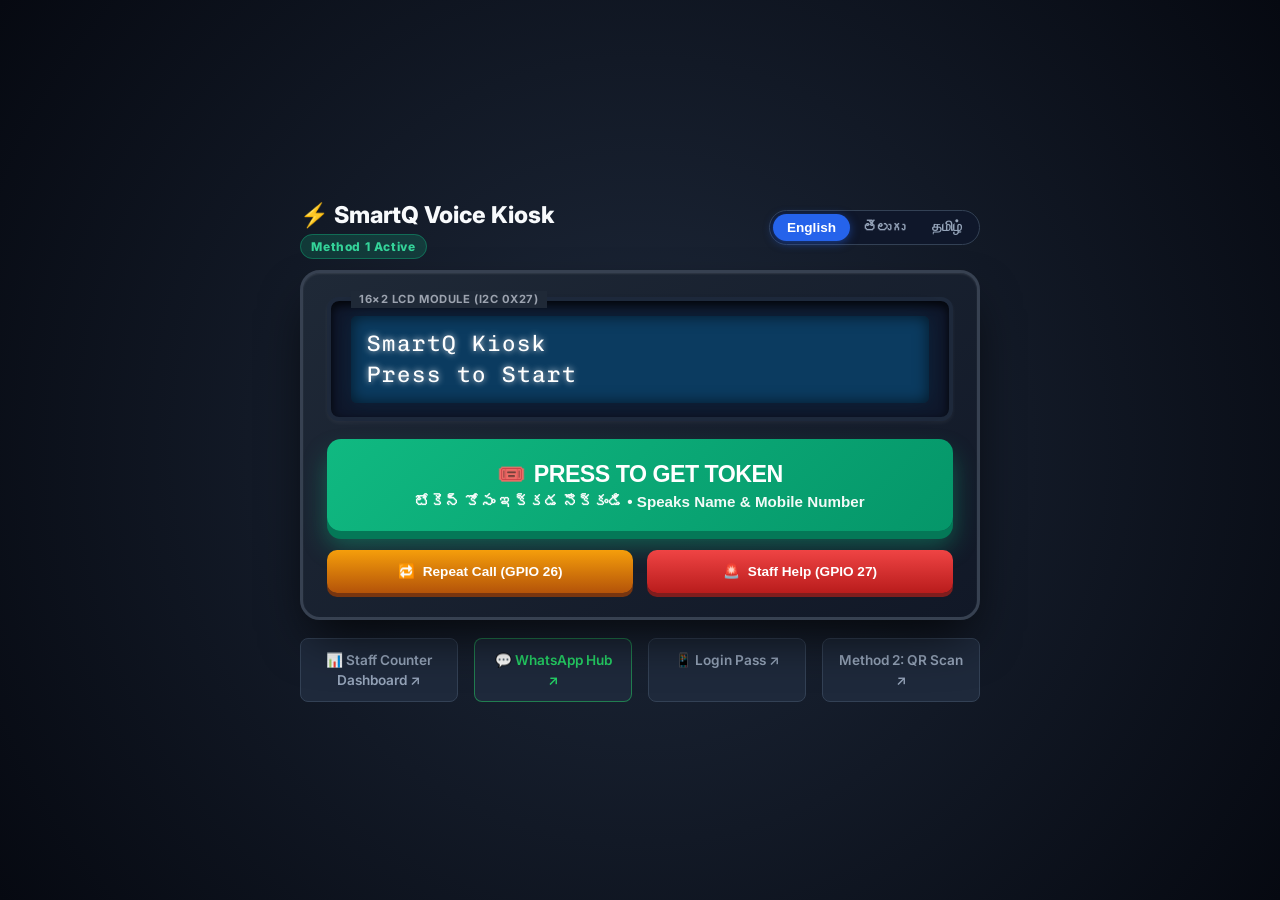
<file: SmartQ/templates/kiosk.html>
<!DOCTYPE html>
<html lang="en">
<head>
    <meta charset="UTF-8">
    <meta name="viewport" content="width=device-width, initial-scale=1.0">
    <title>SmartQ - Method 1: Voice Kiosk | వాయిస్ కియోస్క్</title>
    <link rel="stylesheet" href="/static/style.css">
    <link rel="preconnect" href="https://fonts.googleapis.com">
    <link rel="preconnect" href="https://fonts.gstatic.com" crossorigin>
    <link href="https://fonts.googleapis.com/css2?family=Chivo+Mono:wght@700&family=Inter:wght@400;600;700;800&display=swap" rel="stylesheet">
    <style>
        .kiosk-sim-body {
            background: radial-gradient(circle at center, #1e293b 0%, #060911 100%);
            min-height: 100vh;
            display: flex;
            flex-direction: column;
            align-items: center;
            justify-content: center;
            padding: 1rem;
            color: #f8fafc;
            font-family: 'Inter', sans-serif;
        }

        .kiosk-sim-container {
            width: 100%;
            max-width: 680px;
        }

        /* Notice if opened on IP instead of localhost */
        .localhost-warning-banner {
            background: #d97706;
            color: #ffffff;
            padding: 0.65rem 1rem;
            border-radius: 8px;
            margin-bottom: 0.85rem;
            font-size: 0.85rem;
            display: none;
            align-items: center;
            justify-content: space-between;
            font-weight: 600;
            box-shadow: 0 4px 12px rgba(217, 119, 6, 0.4);
        }

        .localhost-warning-banner a {
            background: #ffffff;
            color: #b45309;
            padding: 0.25rem 0.65rem;
            border-radius: 6px;
            text-decoration: none;
            font-weight: 700;
            margin-left: 0.5rem;
        }

        .kiosk-header-bar {
            display: flex;
            justify-content: space-between;
            align-items: center;
            margin-bottom: 0.85rem;
        }

        .sim-title-group h1 {
            font-size: 1.45rem;
            font-weight: 800;
            display: flex;
            align-items: center;
            gap: 0.5rem;
        }

        .method-badge {
            background: rgba(16, 185, 129, 0.2);
            color: #34d399;
            border: 1px solid rgba(16, 185, 129, 0.4);
            font-size: 0.75rem;
            font-weight: 800;
            padding: 0.25rem 0.65rem;
            border-radius: 9999px;
            letter-spacing: 0.05em;
        }

        .lang-switch-pill {
            display: flex;
            background: #0f172a;
            border: 1px solid #334155;
            border-radius: 9999px;
            padding: 3px;
        }

        .btn-lang-choice {
            background: transparent;
            border: none;
            color: #94a3b8;
            padding: 0.35rem 0.85rem;
            font-size: 0.85rem;
            font-weight: 700;
            border-radius: 9999px;
            cursor: pointer;
            transition: all 0.2s;
        }

        .btn-lang-choice.active {
            background: #2563eb;
            color: #ffffff;
            box-shadow: 0 2px 10px rgba(37, 99, 235, 0.5);
        }

        .kiosk-chassis {
            background: linear-gradient(145deg, #1f2937, #111827);
            border: 3px solid #374151;
            border-radius: 20px;
            padding: 1.5rem;
            box-shadow: 0 25px 50px -12px rgba(0, 0, 0, 0.8), inset 0 1px 2px rgba(255, 255, 255, 0.1);
            position: relative;
        }

        /* 16x2 Character LCD Display */
        .lcd-bezel {
            background: #0f172a;
            border: 4px solid #1e293b;
            border-radius: 12px;
            padding: 0.9rem 1.25rem;
            margin-bottom: 1.15rem;
            box-shadow: inset 0 4px 10px rgba(0, 0, 0, 0.8), 0 2px 4px rgba(255, 255, 255, 0.05);
            position: relative;
        }

        .lcd-label {
            position: absolute;
            top: -10px;
            left: 20px;
            background: #1f2937;
            padding: 0 8px;
            font-size: 0.7rem;
            font-weight: 700;
            color: #9ca3af;
            letter-spacing: 0.05em;
            text-transform: uppercase;
        }

        .lcd-screen {
            background-color: #0b3b60;
            border-radius: 6px;
            padding: 0.75rem 1rem;
            box-shadow: inset 0 0 15px rgba(0, 0, 0, 0.6), 0 0 20px rgba(11, 59, 96, 0.4);
            font-family: 'Chivo Mono', 'Courier New', monospace;
            color: #ffffff;
            font-size: 1.4rem;
            letter-spacing: 2px;
            line-height: 1.4;
            user-select: none;
            overflow: hidden;
            text-shadow: 0 0 6px rgba(255, 255, 255, 0.8);
        }

        .lcd-row {
            white-space: pre;
            min-height: 1.4em;
        }

        /* Method 1 Interactive Voice Assistant Panel */
        .voice-assistant-panel {
            background: rgba(15, 23, 42, 0.97);
            border: 2px solid #3b82f6;
            border-radius: 16px;
            padding: 1.4rem;
            margin-bottom: 1.15rem;
            text-align: center;
            box-shadow: 0 15px 35px -5px rgba(59, 130, 246, 0.35);
            display: none;
            animation: slideDown 0.3s ease-out;
        }

        @keyframes slideDown {
            from { opacity: 0; transform: translateY(-10px); }
            to { opacity: 1; transform: translateY(0); }
        }

        .assistant-header {
            display: flex;
            justify-content: space-between;
            align-items: center;
            font-size: 0.85rem;
            text-transform: uppercase;
            letter-spacing: 0.08em;
            color: #60a5fa;
            font-weight: 700;
            margin-bottom: 0.5rem;
        }

        .step-pill {
            background: #1e293b;
            color: #38bdf8;
            padding: 0.25rem 0.75rem;
            border-radius: 9999px;
            font-size: 0.8rem;
            border: 1px solid #334155;
            font-weight: 700;
        }

        .voice-prompt-text {
            font-size: 1.35rem;
            font-weight: 800;
            color: #ffffff;
            margin: 0.35rem 0 0.15rem;
            min-height: 1.4em;
        }

        .voice-sub-prompt {
            font-size: 0.85rem;
            color: #94a3b8;
            margin-bottom: 0.75rem;
        }

        /* Audio Playing Speaker Glow Indicator */
        .speaker-status-bar {
            display: flex;
            align-items: center;
            justify-content: center;
            gap: 0.4rem;
            font-size: 0.8rem;
            color: #38bdf8;
            font-weight: 600;
            margin-bottom: 0.5rem;
        }

        /* Mic & Timer Row */
        .mic-timer-row {
            display: flex;
            align-items: center;
            justify-content: center;
            gap: 1.5rem;
            margin: 0.85rem 0;
        }

        .mic-waveform-wrap {
            position: relative;
            width: 80px;
            height: 80px;
            display: flex;
            align-items: center;
            justify-content: center;
        }

        .mic-icon-circle {
            width: 70px;
            height: 70px;
            background: linear-gradient(135deg, #2563eb, #1d4ed8);
            border-radius: 50%;
            display: flex;
            align-items: center;
            justify-content: center;
            font-size: 2rem;
            color: #ffffff;
            z-index: 2;
            box-shadow: 0 0 20px rgba(37, 99, 235, 0.6);
            cursor: pointer;
            transition: all 0.2s;
        }

        .mic-icon-circle.mic-listening {
            background: linear-gradient(135deg, #ef4444, #dc2626) !important;
            box-shadow: 0 0 25px rgba(239, 68, 68, 0.8) !important;
        }

        .mic-ripple {
            position: absolute;
            width: 100%;
            height: 100%;
            border-radius: 50%;
            background: rgba(239, 68, 68, 0.4);
            animation: pulseRipple 1.4s infinite ease-out;
            z-index: 1;
            display: none;
        }

        @keyframes pulseRipple {
            0% { transform: scale(0.9); opacity: 0.9; }
            100% { transform: scale(1.6); opacity: 0; }
        }

        .timer-badge {
            font-family: var(--font-mono);
            font-size: 0.95rem;
            font-weight: 700;
            background: #0f172a;
            border: 1px solid #334155;
            padding: 0.4rem 0.8rem;
            border-radius: 8px;
            color: #fbbf24;
        }

        /* Real-time Audio Visualizer & Level */
        .visualizer-wrap {
            display: flex;
            flex-direction: column;
            align-items: center;
            justify-content: center;
            margin: 0.4rem auto 0.6rem;
            max-width: 320px;
            width: 100%;
        }

        #audioVisualizer {
            background: #0b1329;
            border: 1px solid #1e293b;
            border-radius: 8px;
            width: 100%;
            height: 36px;
            box-shadow: inset 0 2px 6px rgba(0, 0, 0, 0.6);
            display: block;
        }

        .mic-status-badge {
            display: inline-flex;
            align-items: center;
            gap: 6px;
            font-size: 0.8rem;
            color: #94a3b8;
            font-weight: 600;
            margin-top: 5px;
        }

        .status-dot {
            width: 9px;
            height: 9px;
            border-radius: 50%;
            background: #64748b;
            display: inline-block;
        }

        .status-dot.active {
            background: #10b981;
            box-shadow: 0 0 8px #10b981;
            animation: pulseDot 0.8s infinite alternate;
        }

        @keyframes pulseDot {
            from { opacity: 0.6; transform: scale(0.9); }
            to { opacity: 1; transform: scale(1.15); }
        }

        /* Auto Advance Banner */
        .auto-advance-banner {
            display: none;
            background: rgba(16, 185, 129, 0.15);
            border: 1px solid #10b981;
            color: #34d399;
            padding: 0.45rem 0.85rem;
            border-radius: 8px;
            font-size: 0.88rem;
            font-weight: 700;
            margin: 0.4rem auto;
            text-align: center;
            animation: fadeIn 0.2s ease-in;
        }

        /* Quick Name Buttons for Illiterate / Fast Testing */
        .quick-names-container {
            margin: 0.65rem 0 0.35rem;
            text-align: center;
        }

        .quick-names-title {
            font-size: 0.78rem;
            color: #94a3b8;
            margin-bottom: 0.4rem;
            text-transform: uppercase;
            letter-spacing: 0.05em;
        }

        .quick-names-grid {
            display: flex;
            flex-wrap: wrap;
            gap: 6px;
            justify-content: center;
        }

        .btn-name-chip {
            background: #1e293b;
            border: 1px solid #334155;
            color: #f1f5f9;
            padding: 0.4rem 0.85rem;
            border-radius: 9999px;
            font-size: 0.82rem;
            font-weight: 600;
            cursor: pointer;
            transition: all 0.15s;
        }

        .btn-name-chip:hover {
            background: #2563eb;
            border-color: #3b82f6;
            color: #ffffff;
            transform: translateY(-1px);
        }

        .btn-name-chip:active {
            transform: scale(0.96);
        }

        /* 10-Digit Mobile Visual Boxes */
        .phone-boxes-container {
            display: none;
            margin: 0.85rem 0;
        }

        .boxes-title {
            font-size: 0.8rem;
            color: #94a3b8;
            margin-bottom: 0.4rem;
            text-transform: uppercase;
            letter-spacing: 0.05em;
        }

        .phone-boxes-grid {
            display: grid;
            grid-template-columns: repeat(10, 1fr);
            gap: 5px;
            max-width: 480px;
            margin: 0 auto;
        }

        .digit-box {
            height: 44px;
            background: #0f172a;
            border: 2px solid #334155;
            border-radius: 8px;
            display: flex;
            align-items: center;
            justify-content: center;
            font-family: var(--font-mono);
            font-size: 1.35rem;
            font-weight: 800;
            color: #64748b;
            transition: all 0.15s;
        }

        .digit-box.filled {
            border-color: #10b981;
            color: #34d399;
            background: rgba(16, 185, 129, 0.15);
            box-shadow: 0 0 10px rgba(16, 185, 129, 0.3);
        }

        .digit-box.active-box {
            border-color: #3b82f6;
            color: #ffffff;
            box-shadow: 0 0 10px rgba(59, 130, 246, 0.5);
            animation: pulseBox 0.8s infinite alternate;
        }

        @keyframes pulseBox {
            from { border-color: #3b82f6; }
            to { border-color: #60a5fa; }
        }

        /* Transcript & Manual Input */
        .input-display-wrap {
            margin: 0.75rem 0;
        }

        .live-transcript-box {
            background: #0f172a;
            border: 1px solid #334155;
            border-radius: 8px;
            padding: 0.6rem 1rem;
            font-family: var(--font-mono);
            font-size: 1.15rem;
            color: #38bdf8;
            font-weight: 700;
            min-height: 44px;
            display: flex;
            align-items: center;
            justify-content: center;
            letter-spacing: 0.5px;
            width: 100%;
            outline: none;
            box-sizing: border-box;
            text-align: center;
        }

        .live-transcript-box:focus {
            border-color: #3b82f6;
        }

        /* Touch Numpad */
        .touch-numpad-grid {
            display: grid;
            grid-template-columns: repeat(3, 1fr);
            gap: 6px;
            max-width: 320px;
            margin: 0.85rem auto 0.5rem;
        }

        .btn-num-key {
            background: #1e293b;
            border: 1px solid #475569;
            color: #f8fafc;
            font-family: var(--font-mono);
            font-size: 1.35rem;
            font-weight: 700;
            padding: 0.65rem;
            border-radius: 8px;
            cursor: pointer;
            transition: all 0.1s;
            user-select: none;
        }

        .btn-num-key:active {
            background: #3b82f6;
            transform: scale(0.95);
        }

        .btn-num-key.btn-action-key {
            background: #334155;
            font-size: 1rem;
        }

        /* Action Buttons */
        .assistant-actions-row {
            display: flex;
            justify-content: center;
            gap: 0.65rem;
            margin-top: 0.85rem;
            flex-wrap: wrap;
        }

        .btn-action-primary {
            background: #2563eb;
            color: #ffffff;
            border: none;
            padding: 0.6rem 1.25rem;
            border-radius: 8px;
            font-size: 0.9rem;
            font-weight: 700;
            cursor: pointer;
            transition: all 0.15s;
        }

        .btn-action-primary:hover {
            background: #1d4ed8;
        }

        .btn-action-outline {
            background: #1e293b;
            border: 1px solid #475569;
            color: #cbd5e1;
            padding: 0.6rem 1rem;
            border-radius: 8px;
            font-size: 0.85rem;
            font-weight: 600;
            cursor: pointer;
        }

        .btn-action-outline:hover {
            background: #334155;
        }

        /* Main CTA Button */
        .patient-cta-wrap {
            margin-bottom: 1.15rem;
        }

        .btn-patient-touch {
            width: 100%;
            background: linear-gradient(135deg, #10b981 0%, #059669 100%);
            border: none;
            border-radius: 14px;
            padding: 1.35rem 1rem;
            color: #ffffff;
            cursor: pointer;
            box-shadow: 0 8px 0 #047857, 0 15px 25px rgba(16, 185, 129, 0.4);
            display: flex;
            flex-direction: column;
            align-items: center;
            justify-content: center;
            transition: all 0.15s ease;
            user-select: none;
        }

        .btn-patient-touch:active {
            transform: translateY(6px);
            box-shadow: 0 2px 0 #047857, 0 5px 10px rgba(0, 0, 0, 0.3);
        }

        .btn-patient-title {
            font-size: 1.45rem;
            font-weight: 800;
            letter-spacing: -0.5px;
            display: flex;
            align-items: center;
            gap: 0.5rem;
        }

        .btn-patient-sub {
            font-size: 0.95rem;
            opacity: 0.95;
            font-weight: 600;
            margin-top: 0.3rem;
        }

        /* Secondary Buttons */
        .secondary-buttons-row {
            display: grid;
            grid-template-columns: 1fr 1fr;
            gap: 0.85rem;
            margin-top: 0.75rem;
        }

        .hw-btn-sm {
            display: flex;
            align-items: center;
            justify-content: center;
            gap: 0.5rem;
            padding: 0.85rem;
            border-radius: 10px;
            cursor: pointer;
            border: none;
            font-weight: 700;
            font-size: 0.85rem;
            color: #ffffff;
            user-select: none;
        }

        .btn-yellow-kiosk {
            background: linear-gradient(180deg, #f59e0b 0%, #b45309 100%);
            box-shadow: 0 4px 0 #78350f;
        }

        .btn-yellow-kiosk:active {
            transform: translateY(3px);
            box-shadow: none;
        }

        .btn-red-kiosk {
            background: linear-gradient(180deg, #ef4444 0%, #b91c1c 100%);
            box-shadow: 0 4px 0 #7f1d1d;
        }

        .btn-red-kiosk:active {
            transform: translateY(3px);
            box-shadow: none;
        }

        .kiosk-footer-nav {
            display: flex;
            justify-content: space-between;
            gap: 1rem;
            margin-top: 1.15rem;
        }

        .kiosk-footer-nav a {
            flex: 1;
            text-align: center;
            background: #1e293b;
            color: #94a3b8;
            padding: 0.65rem 1rem;
            border-radius: 8px;
            text-decoration: none;
            font-size: 0.85rem;
            font-weight: 600;
            border: 1px solid #334155;
            transition: all 0.2s;
        }

        .kiosk-footer-nav a:hover {
            background: #334155;
            color: #ffffff;
        }
    </style>
</head>
<body class="kiosk-sim-body">

    <div class="kiosk-sim-container">
        
        <!-- Localhost Banner for Chrome Mic Security -->
        <div class="localhost-warning-banner" id="localhostBanner">
            <span>⚠️ For Chrome microphone speech recognition, please open on <strong>localhost</strong>:</span>
            <a href="http://localhost:5000/kiosk" id="linkSwitchLocalhost">Switch to localhost:5000/kiosk ➔</a>
        </div>

        <div class="kiosk-header-bar">
            <div class="sim-title-group">
                <h1>⚡ SmartQ Voice Kiosk</h1>
                <span class="method-badge">Method 1 Active</span>
            </div>
            <!-- Language Selector -->
            <div class="lang-switch-pill">
                <button type="button" class="btn-lang-choice active" id="btnChoiceEn">English</button>
                <button type="button" class="btn-lang-choice" id="btnChoiceTe">తెలుగు</button>
                <button type="button" class="btn-lang-choice" id="btnChoiceTa">தமிழ்</button>
            </div>
        </div>

        <!-- Physical Kiosk Chassis -->
        <div class="kiosk-chassis">
            
            <!-- 16x2 Character LCD Display (Simulating I2C LCD on GPIO 21, 22) -->
            <div class="lcd-bezel">
                <span class="lcd-label">16×2 LCD Module (I2C 0x27)</span>
                <div class="lcd-screen" id="lcdDisplay">
                    <div class="lcd-row" id="lcdRow0">SmartQ Kiosk   </div>
                    <div class="lcd-row" id="lcdRow1">Press to Start </div>
                </div>
            </div>

            <!-- Method 1: Interactive Voice Assistant Panel -->
            <div class="voice-assistant-panel" id="voiceAssistantPanel">
                <div class="assistant-header">
                    <span id="txtAssistHeader">Method 1: Voice Assistant</span>
                    <span class="step-pill" id="stepPillIndicator">Step 1: Patient Name</span>
                </div>
                
                <div class="voice-prompt-text" id="voicePromptText">Please tell your name...</div>
                <div class="voice-sub-prompt" id="voiceSubPrompt">Listen to the voice prompt, then speak clearly into microphone</div>

                <div class="speaker-status-bar" id="speakerStatusBar">
                    <span id="speakerIcon">🔊</span>
                    <span id="speakerStatusText">Assistant Speaking...</span>
                </div>

                <!-- Mic Circle & Timer Row -->
                <div class="mic-timer-row">
                    <div class="mic-waveform-wrap">
                        <div class="mic-ripple" id="micRipple"></div>
                        <div class="mic-icon-circle" id="micCircle" title="Tap to start speaking">🎙️</div>
                    </div>
                    <div class="timer-badge" id="timerBadge">⏱️ Time: 15s</div>
                </div>

                <!-- Real-time Audio Visualizer (Live Microphone Activity) -->
                <div class="visualizer-wrap" id="visualizerWrap">
                    <canvas id="audioVisualizer" width="300" height="36"></canvas>
                    <div class="mic-status-badge" id="micStatusBadge">
                        <span class="status-dot" id="statusDot"></span>
                        <span id="micStatusText">Microphone Ready</span>
                    </div>
                </div>

                <!-- Auto Advance Notification Banner -->
                <div class="auto-advance-banner" id="autoAdvanceBanner">
                    ✓ <span id="autoAdvanceMsg">Name detected! Continuing...</span>
                </div>

                <!-- 10-Digit Mobile Number Visual Boxes -->
                <div class="phone-boxes-container" id="phoneBoxesContainer">
                    <div class="boxes-title" id="txtBoxesTitle">Spoken 10-Digit Mobile Number:</div>
                    <div class="phone-boxes-grid">
                        <span class="digit-box" id="dBox0">-</span>
                        <span class="digit-box" id="dBox1">-</span>
                        <span class="digit-box" id="dBox2">-</span>
                        <span class="digit-box" id="dBox3">-</span>
                        <span class="digit-box" id="dBox4">-</span>
                        <span class="digit-box" id="dBox5">-</span>
                        <span class="digit-box" id="dBox6">-</span>
                        <span class="digit-box" id="dBox7">-</span>
                        <span class="digit-box" id="dBox8">-</span>
                        <span class="digit-box" id="dBox9">-</span>
                    </div>
                </div>

                <!-- Transcript / Manual Edit Input -->
                <div class="input-display-wrap">
                    <input type="text" class="live-transcript-box" id="liveTranscript" placeholder="Listening for speech...">
                </div>

                <!-- Quick Name Selection Chips (For Illiterate / Noise Fallback) -->
                <div class="quick-names-container" id="quickNamesContainer">
                    <div class="quick-names-title" id="txtQuickNames">లేదా పేరును ఇక్కడ ఎంచుకోండి (Or tap your name):</div>
                    <div class="quick-names-grid">
                        <button type="button" class="btn-name-chip" onclick="window.selectQuickName('Ramesh')">👨 Ramesh (రమేష్)</button>
                        <button type="button" class="btn-name-chip" onclick="window.selectQuickName('Murugan')">👨 Murugan (முருகன்)</button>
                        <button type="button" class="btn-name-chip" onclick="window.selectQuickName('Lakshmi')">👩 Lakshmi (లక్ష్మి)</button>
                        <button type="button" class="btn-name-chip" onclick="window.selectQuickName('Selvam')">👨 Selvam (செல்வம்)</button>
                        <button type="button" class="btn-name-chip" onclick="window.selectQuickName('Kavitha')">👩 Kavitha (கவிதா)</button>
                        <button type="button" class="btn-name-chip" onclick="window.selectQuickName('Venkatesh')">👨 Venkatesh (వెంకటేష్)</button>
                        <button type="button" class="btn-name-chip" onclick="window.selectQuickName('Priya')">👩 Priya (பிரியா)</button>
                    </div>
                </div>

                <!-- On-Screen Touch Numpad (Appears for Mobile Step) -->
                <div id="touchNumpadWrap" style="display: none;">
                    <div class="touch-numpad-grid">
                        <button type="button" class="btn-num-key" onclick="window.enterKey('1')">1</button>
                        <button type="button" class="btn-num-key" onclick="window.enterKey('2')">2</button>
                        <button type="button" class="btn-num-key" onclick="window.enterKey('3')">3</button>
                        <button type="button" class="btn-num-key" onclick="window.enterKey('4')">4</button>
                        <button type="button" class="btn-num-key" onclick="window.enterKey('5')">5</button>
                        <button type="button" class="btn-num-key" onclick="window.enterKey('6')">6</button>
                        <button type="button" class="btn-num-key" onclick="window.enterKey('7')">7</button>
                        <button type="button" class="btn-num-key" onclick="window.enterKey('8')">8</button>
                        <button type="button" class="btn-num-key" onclick="window.enterKey('9')">9</button>
                        <button type="button" class="btn-num-key btn-action-key" onclick="window.enterKey('clear')">Clear</button>
                        <button type="button" class="btn-num-key" onclick="window.enterKey('0')">0</button>
                        <button type="button" class="btn-num-key btn-action-key" onclick="window.enterKey('backspace')">⌫</button>
                    </div>
                </div>

                <!-- Action Buttons: Next / Speak Again / Cancel -->
                <div class="assistant-actions-row">
                    <button type="button" class="btn-action-primary" id="btnNextStep">
                        ✓ <span id="txtBtnNext">Confirm & Continue</span>
                    </button>
                    <button type="button" class="btn-action-outline" id="btnSpeakAgain">
                        🎙️ <span id="txtBtnSpeakAgain">Tap to Speak</span>
                    </button>
                    <button type="button" class="btn-action-outline" id="btnRepeatSpeech">
                        🔊 <span id="txtBtnRepeat">Repeat Voice</span>
                    </button>
                    <button type="button" class="btn-action-outline" id="btnCancelVoice">
                        ✕ <span id="txtBtnCancel">Cancel</span>
                    </button>
                </div>
            </div>

            <!-- Main Patient Action (Large Push Button) -->
            <div class="patient-cta-wrap" id="patientCtaWrap">
                <button class="btn-patient-touch" id="btnSimGetToken">
                    <div class="btn-patient-title">
                        <span>🎟️</span>
                        <span id="txtMainBtnTitle">PRESS TO GET TOKEN</span>
                    </div>
                    <div class="btn-patient-sub" id="txtMainBtnSub">
                        టోకెన్ కోసం ఇక్కడ నొక్కండి • Speaks Name & Mobile Number
                    </div>
                </button>
            </div>

            <!-- Secondary Controls (Repeat Announcement & Help Alert) -->
            <div class="secondary-buttons-row">
                <button class="hw-btn-sm btn-yellow-kiosk" id="btnSimRepeat">
                    <span>🔁</span>
                    <span>Repeat Call (GPIO 26)</span>
                </button>

                <button class="hw-btn-sm btn-red-kiosk" id="btnSimHelp">
                    <span>🚨</span>
                    <span>Staff Help (GPIO 27)</span>
                </button>
            </div>

        </div>

        <div class="kiosk-footer-nav">
            <a href="/" target="_blank">📊 Staff Counter Dashboard ↗</a>
            <a href="/whatsapp" target="_blank" style="color:#25D366; border-color:rgba(37,211,102,0.5);">💬 WhatsApp Hub ↗</a>
            <a href="/login" target="_blank">📱 Login Pass ↗</a>
            <a href="/register" target="_blank">Method 2: QR Scan ↗</a>
        </div>

    </div>

    <!-- Hidden HTML5 Audio Elements for Guaranteed Crystal-Clear Speech -->
    <audio id="audioNamePromptEn" src="/static/audio/name_prompt_en.mp3" preload="auto"></audio>
    <audio id="audioNamePromptTe" src="/static/audio/name_prompt_te.mp3" preload="auto"></audio>
    <audio id="audioPhonePromptEn" src="/static/audio/phone_prompt_en.mp3" preload="auto"></audio>
    <audio id="audioPhonePromptTe" src="/static/audio/phone_prompt_te.mp3" preload="auto"></audio>
    <audio id="audioTokenSuccessEn" src="/static/audio/token_success_en.mp3" preload="auto"></audio>
    <audio id="audioTokenSuccessTe" src="/static/audio/token_success_te.mp3" preload="auto"></audio>

    <!-- Voice Assistant & Kiosk Logic -->
    <script>
        // Check if opened on IP instead of localhost (Chrome security notice)
        if (window.location.hostname !== 'localhost' && window.location.hostname !== '127.0.0.1') {
            document.getElementById('localhostBanner').style.display = 'flex';
        }

        const lcdRow0 = document.getElementById('lcdRow0');
        const lcdRow1 = document.getElementById('lcdRow1');
        const voiceAssistantPanel = document.getElementById('voiceAssistantPanel');
        const patientCtaWrap = document.getElementById('patientCtaWrap');
        const voicePromptText = document.getElementById('voicePromptText');
        const voiceSubPrompt = document.getElementById('voiceSubPrompt');
        const speakerStatusBar = document.getElementById('speakerStatusBar');
        const speakerStatusText = document.getElementById('speakerStatusText');
        const liveTranscript = document.getElementById('liveTranscript');
        const stepPillIndicator = document.getElementById('stepPillIndicator');
        const phoneBoxesContainer = document.getElementById('phoneBoxesContainer');
        const touchNumpadWrap = document.getElementById('touchNumpadWrap');
        const micCircle = document.getElementById('micCircle');
        const micRipple = document.getElementById('micRipple');
        const timerBadge = document.getElementById('timerBadge');

        const visualizerCanvas = document.getElementById('audioVisualizer');
        const statusDot = document.getElementById('statusDot');
        const micStatusText = document.getElementById('micStatusText');
        const autoAdvanceBanner = document.getElementById('autoAdvanceBanner');
        const autoAdvanceMsg = document.getElementById('autoAdvanceMsg');
        const quickNamesContainer = document.getElementById('quickNamesContainer');
        const txtQuickNames = document.getElementById('txtQuickNames');

        const btnNextStep = document.getElementById('btnNextStep');
        const btnSpeakAgain = document.getElementById('btnSpeakAgain');
        const btnRepeatSpeech = document.getElementById('btnRepeatSpeech');
        const btnCancelVoice = document.getElementById('btnCancelVoice');

        const btnChoiceEn = document.getElementById('btnChoiceEn');
        const btnChoiceTe = document.getElementById('btnChoiceTe');
        const btnChoiceTa = document.getElementById('btnChoiceTa');
        const txtMainBtnTitle = document.getElementById('txtMainBtnTitle');
        const txtMainBtnSub = document.getElementById('txtMainBtnSub');
        const txtBtnNext = document.getElementById('txtBtnNext');
        const txtBtnSpeakAgain = document.getElementById('txtBtnSpeakAgain');
        const txtBtnRepeat = document.getElementById('txtBtnRepeat');
        const txtBtnCancel = document.getElementById('txtBtnCancel');
        const txtBoxesTitle = document.getElementById('txtBoxesTitle');

        let selectedLang = 'en'; // 'en' or 'te'
        let currentVoiceStep = 'IDLE'; // 'IDLE', 'NAME', 'PHONE', 'SUCCESS'
        let patientName = '';
        let patientPhone = '';
        let recognizer = null;
        let isListeningActive = false;
        let stepCountdownTimer = null;
        let secondsRemaining = 15;
        let currentAudioEl = null;

        let nameDebounceTimer = null;
        let hasSpokenAudio = false;

        // Web Audio & Live Visualizer
        let micMediaStream = null;
        let audioCtx = null;
        let analyser = null;
        let animFrameId = null;
        let mediaRecorder = null;
        let recordedAudioChunks = [];

        // -------------------------------------------------------------
        // Web Audio Synthesizer (Buzzer & Beeps)
        // -------------------------------------------------------------
        function getAudioContext() {
            if (!audioCtx) {
                audioCtx = new (window.AudioContext || window.webkitAudioContext)();
            }
            if (audioCtx.state === 'suspended') {
                audioCtx.resume();
            }
            return audioCtx;
        }

        function playBeep(freq = 900, duration = 0.1) {
            try {
                const ctx = getAudioContext();
                const osc = ctx.createOscillator();
                const gain = ctx.createGain();
                osc.type = 'square';
                osc.frequency.setValueAtTime(freq, ctx.currentTime);
                gain.gain.setValueAtTime(0.2, ctx.currentTime);
                gain.gain.exponentialRampToValueAtTime(0.0001, ctx.currentTime + duration);
                osc.connect(gain);
                gain.connect(ctx.destination);
                osc.start();
                osc.stop(ctx.currentTime + duration);
            } catch (e) {}
        }

        function playChime() {
            try {
                const ctx = getAudioContext();
                const osc = ctx.createOscillator();
                const gain = ctx.createGain();
                osc.type = 'sine';
                osc.frequency.setValueAtTime(587.33, ctx.currentTime);
                osc.frequency.exponentialRampToValueAtTime(880, ctx.currentTime + 0.2);
                gain.gain.setValueAtTime(0.25, ctx.currentTime);
                gain.gain.exponentialRampToValueAtTime(0.001, ctx.currentTime + 0.35);
                osc.connect(gain);
                gain.connect(ctx.destination);
                osc.start();
                osc.stop(ctx.currentTime + 0.35);
            } catch (e) {}
        }

        // -------------------------------------------------------------
        // Real-time Audio Visualizer (Live Microphone Waves)
        // -------------------------------------------------------------
        async function initMicrophoneAndVisualizer() {
            try {
                getAudioContext();
                if (!micMediaStream) {
                    micMediaStream = await navigator.mediaDevices.getUserMedia({
                        audio: {
                            echoCancellation: true,
                            noiseSuppression: true,
                            autoGainControl: true
                        }
                    });
                }

                if (!analyser && micMediaStream) {
                    analyser = audioCtx.createAnalyser();
                    analyser.fftSize = 64;
                    const sourceNode = audioCtx.createMediaStreamSource(micMediaStream);
                    sourceNode.connect(analyser);
                }

                startVisualizerLoop();
                return true;
            } catch (err) {
                console.warn("Microphone access notice:", err);
                if (micStatusText) micStatusText.innerText = "Mic blocked / Check permission";
                return false;
            }
        }

        function startVisualizerLoop() {
            if (!analyser || !visualizerCanvas) return;
            const ctx = visualizerCanvas.getContext('2d');
            const bufferLength = analyser.frequencyBinCount;
            const dataArray = new Uint8Array(bufferLength);

            function render() {
                analyser.getByteFrequencyData(dataArray);
                ctx.clearRect(0, 0, visualizerCanvas.width, visualizerCanvas.height);

                const barWidth = (visualizerCanvas.width / bufferLength) * 1.8;
                let x = 0;
                let totalEnergy = 0;

                for (let i = 0; i < bufferLength; i++) {
                    const barHeight = (dataArray[i] / 255) * visualizerCanvas.height * 0.95;
                    totalEnergy += dataArray[i];

                    const grad = ctx.createLinearGradient(0, visualizerCanvas.height, 0, 0);
                    grad.addColorStop(0, '#10b981');
                    grad.addColorStop(0.5, '#38bdf8');
                    grad.addColorStop(1, '#60a5fa');

                    ctx.fillStyle = grad;
                    ctx.fillRect(x, visualizerCanvas.height - barHeight, Math.max(1, barWidth - 1), barHeight);
                    x += barWidth + 1;
                }

                const avgVol = totalEnergy / bufferLength;
                if (avgVol > 12 && isListeningActive) {
                    hasSpokenAudio = true;
                    if (statusDot) statusDot.className = 'status-dot active';
                    if (micStatusText) micStatusText.innerText = selectedLang === 'te' ? "ధ్వని వినబడుతోంది 🟢" : "Voice detected 🟢";
                } else if (isListeningActive) {
                    if (statusDot) statusDot.className = 'status-dot';
                    if (micStatusText) micStatusText.innerText = selectedLang === 'te' ? "మైక్రోఫోన్ సిద్ధంగా ఉంది (మాట్లాడండి)" : "Listening mic (Speak clearly)...";
                }

                if (currentVoiceStep === 'NAME' || currentVoiceStep === 'PHONE') {
                    animFrameId = requestAnimationFrame(render);
                }
            }

            render();
        }

        // -------------------------------------------------------------
        // Audio Recorder for Server Fallback (transcribe via Python Google Speech)
        // -------------------------------------------------------------
        function startAudioRecorder() {
            if (!micMediaStream) return;
            try {
                recordedAudioChunks = [];
                const mimeType = MediaRecorder.isTypeSupported('audio/webm') ? 'audio/webm' : '';
                mediaRecorder = mimeType ? new MediaRecorder(micMediaStream, { mimeType }) : new MediaRecorder(micMediaStream);

                mediaRecorder.ondataavailable = (e) => {
                    if (e.data && e.data.size > 0) {
                        recordedAudioChunks.push(e.data);
                    }
                };

                mediaRecorder.start(250);
            } catch (e) {
                console.warn("MediaRecorder start notice:", e);
            }
        }

        function stopAudioRecorderAndTranscribe() {
            if (!mediaRecorder || mediaRecorder.state === 'inactive') return;
            try {
                mediaRecorder.stop();
                mediaRecorder.onstop = async () => {
                    if (recordedAudioChunks.length === 0) return;
                    const blob = new Blob(recordedAudioChunks, { type: 'audio/webm' });
                    if (patientName.length < 2 && currentVoiceStep === 'NAME') {
                        await sendAudioToBackend(blob, 'NAME');
                    } else if (patientPhone.length < 10 && currentVoiceStep === 'PHONE') {
                        await sendAudioToBackend(blob, 'PHONE');
                    }
                };
            } catch (e) {}
        }

        async function sendAudioToBackend(audioBlob, step) {
            try {
                if (micStatusText) micStatusText.innerText = selectedLang === 'te' ? "గుర్తిస్తున్నాము..." : "Transcribing speech...";
                const formData = new FormData();
                formData.append('audio', audioBlob, 'speech.webm');

                const res = await fetch(`/api/speech/transcribe?lang=${selectedLang}&step=${step}`, {
                    method: 'POST',
                    body: formData
                });
                const data = await res.json();
                if (data.success && data.transcript) {
                    if (step === 'NAME' && currentVoiceStep === 'NAME' && data.transcript.length >= 2) {
                        patientName = data.transcript;
                        liveTranscript.value = patientName;
                        updateLCD(`Name: ${patientName.substring(0, 10)}`, "Heard! >> Next  ");
                        showAutoAdvanceBanner(`✓ ${data.transcript}`);
                        setTimeout(promptForPhone, 1100);
                    } else if (step === 'PHONE' && currentVoiceStep === 'PHONE' && data.digits.length === 10) {
                        patientPhone = data.digits;
                        liveTranscript.value = patientPhone;
                        updateDigitBoxes(patientPhone);
                        showAutoAdvanceBanner(`✓ 10 Digits Confirmed!`);
                        setTimeout(submitVoiceToken, 900);
                    }
                }
            } catch (err) {
                console.warn("Backend transcribe notice:", err);
            }
        }

        function showAutoAdvanceBanner(msg) {
            if (autoAdvanceMsg && autoAdvanceBanner) {
                autoAdvanceMsg.innerText = msg;
                autoAdvanceBanner.style.display = 'block';
            }
        }

        // -------------------------------------------------------------
        // Guaranteed Voice Audio Playback (Authentic Human Prompts)
        // -------------------------------------------------------------
        function playVoiceAudio(audioId, onDone = null) {
            stopListening();
            if (currentAudioEl) {
                currentAudioEl.pause();
                currentAudioEl.currentTime = 0;
            }

            speakerStatusBar.style.display = 'flex';
            speakerStatusText.innerText = selectedLang === 'te' ? "సహాయకుడు మాట్లాడుతున్నారు..." : "Assistant Speaking...";
            if (micStatusText) micStatusText.innerText = "Assistant Speaking 🔊";

            const audio = document.getElementById(audioId);
            if (audio) {
                currentAudioEl = audio;
                audio.currentTime = 0;
                audio.play().then(() => {
                    audio.onended = () => {
                        speakerStatusBar.style.display = 'none';
                        setTimeout(() => { if (onDone) onDone(); }, 400);
                    };
                }).catch(err => {
                    console.warn("Audio playback notice:", err);
                    speakerStatusBar.style.display = 'none';
                    if (onDone) onDone();
                });
            } else {
                speakerStatusBar.style.display = 'none';
                if (onDone) onDone();
            }
        }

        // -------------------------------------------------------------
        // Web Speech Recognition (Dual Engine + Auto Advance)
        // -------------------------------------------------------------
        const SpeechRecognition = window.SpeechRecognition || window.webkitSpeechRecognition;

        async function requestMicPermission() {
            await initMicrophoneAndVisualizer();
        }

        function startListening() {
            stopListening();
            hasSpokenAudio = false;

            if (autoAdvanceBanner) autoAdvanceBanner.style.display = 'none';

            // Also start backend audio recorder buffer
            startAudioRecorder();

            if (!SpeechRecognition) {
                liveTranscript.placeholder = selectedLang === 'te' 
                    ? "మైక్రోఫోన్ అందుబాటులో లేదు. టైప్ చేయండి లేదా తాకండి." 
                    : "Mic not supported. Please type or tap options below.";
                return;
            }

            try {
                recognizer = new SpeechRecognition();
                recognizer.continuous = true;
                recognizer.interimResults = true;
                recognizer.lang = selectedLang === 'te' ? 'te-IN' : 'en-IN';

                recognizer.onstart = () => {
                    isListeningActive = true;
                    micCircle.classList.add('mic-listening');
                    micRipple.style.display = 'block';
                    playBeep(880, 0.1);
                    if (micStatusText) {
                        micStatusText.innerText = selectedLang === 'te' 
                            ? "మైక్రోఫోన్ వింటోంది (స్పష్టంగా మాట్లాడండి)..." 
                            : "Listening mic (Speak clearly now)...";
                    }
                };

                recognizer.onresult = (event) => {
                    let interimText = '';
                    let finalText = '';

                    for (let i = 0; i < event.results.length; ++i) {
                        const item = event.results[i];
                        if (item.isFinal) {
                            finalText += item[0].transcript + ' ';
                        } else {
                            interimText += item[0].transcript;
                        }
                    }

                    const fullTranscript = (finalText + interimText).trim();
                    if (!fullTranscript) return;

                    hasSpokenAudio = true;

                    if (currentVoiceStep === 'NAME') {
                        patientName = fullTranscript;
                        liveTranscript.value = patientName;
                        updateLCD(`Name: ${patientName.substring(0, 10)}`, "Confirm Name >> ");

                        // Auto-Advance Debounce (1.2 seconds of silence after hearing name)
                        clearTimeout(nameDebounceTimer);
                        if (patientName.length >= 2) {
                            nameDebounceTimer = setTimeout(() => {
                                if (currentVoiceStep === 'NAME' && patientName.length >= 2) {
                                    playChime();
                                    showAutoAdvanceBanner(selectedLang === 'te' 
                                        ? `✓ పేరు: "${patientName}" (కొనసాగుతోంది...)` 
                                        : `✓ Name: "${patientName}" (Continuing...)`);
                                    setTimeout(() => {
                                        if (autoAdvanceBanner) autoAdvanceBanner.style.display = 'none';
                                        promptForPhone();
                                    }, 900);
                                }
                            }, 1200);
                        }
                    } else if (currentVoiceStep === 'PHONE') {
                        const digits = parseSpokenPhone(fullTranscript);
                        if (digits.length > 0) {
                            patientPhone = digits.substring(0, 10);
                            liveTranscript.value = patientPhone;
                            updateDigitBoxes(patientPhone);

                            if (patientPhone.length === 10) {
                                updateLCD("10 Digits Done! ", "Creating Token..");
                                playChime();
                                showAutoAdvanceBanner(selectedLang === 'te'
                                    ? `✓ 10 అంకెల మొబైల్ ధృవీకరించబడింది!`
                                    : `✓ 10-Digit Mobile Verified!`);
                                setTimeout(() => {
                                    if (autoAdvanceBanner) autoAdvanceBanner.style.display = 'none';
                                    submitVoiceToken();
                                }, 900);
                            }
                        }
                    }
                };

                recognizer.onerror = (e) => {
                    console.warn("Speech recognizer notice:", e.error);
                    if (e.error === 'no-speech' || e.error === 'network') {
                        // Attempt fallback to backend audio recording
                        stopAudioRecorderAndTranscribe();
                    }
                };

                recognizer.onend = () => {
                    if (isListeningActive && (currentVoiceStep === 'NAME' || currentVoiceStep === 'PHONE')) {
                        try { recognizer.start(); } catch (err) {}
                    }
                };

                recognizer.start();
            } catch (err) {
                console.error("Recognizer start error:", err);
            }
        }

        function stopListening() {
            isListeningActive = false;
            clearTimeout(nameDebounceTimer);
            if (recognizer) {
                try {
                    recognizer.onend = null;
                    recognizer.stop();
                } catch (e) {}
                recognizer = null;
            }
            micCircle.classList.remove('mic-listening');
            micRipple.style.display = 'none';
            if (statusDot) statusDot.className = 'status-dot';
        }

        micCircle.addEventListener('click', () => {
            if (isListeningActive) {
                stopListening();
                liveTranscript.placeholder = "Paused. Tap 🎙️ to resume.";
                if (micStatusText) micStatusText.innerText = "Paused. Tap mic to resume.";
            } else {
                startListening();
            }
        });

        // -------------------------------------------------------------
        // Quick 1-Tap Name Selection (For Illiterate / Hospital Noise)
        // -------------------------------------------------------------
        window.selectQuickName = function(name) {
            patientName = name;
            liveTranscript.value = name;
            playChime();
            updateLCD(`Name: ${name.substring(0, 10)}`, "Selected >> Next");
            showAutoAdvanceBanner(selectedLang === 'te'
                ? `✓ ఎంచుకోబడిన పేరు: "${name}"`
                : `✓ Selected Name: "${name}"`);
            setTimeout(() => {
                if (autoAdvanceBanner) autoAdvanceBanner.style.display = 'none';
                promptForPhone();
            }, 750);
        };

        // -------------------------------------------------------------
        // Spoken Number Parser
        // -------------------------------------------------------------
        const numberWordsMap = {
            'zero': '0', 'one': '1', 'two': '2', 'three': '3', 'four': '4',
            'five': '5', 'six': '6', 'seven': '7', 'eight': '8', 'nine': '9',
            'oh': '0', 'double': '',
            // Telugu digits
            'సున్నా': '0', 'ఒకటి': '1', 'రెండు': '2', 'మూడు': '3', 'నాలుగు': '4',
            'ఐదు': '5', 'ఆరు': '6', 'ఏడు': '7', 'ఎనిమిది': '8', 'తొమ్మిది': '9',
            // Tamil digits
            'பூஜ்ஜியம்': '0', 'பூஜ்யம்': '0',
            'ஒன்று': '1', 'ஒன்னு': '1',
            'இரண்டு': '2', 'ரெண்டு': '2',
            'மூன்று': '3', 'மூணு': '3',
            'நான்கு': '4', 'நாலு': '4',
            'ஐந்து': '5', 'அஞ்சு': '5',
            'ஆறு': '6',
            'ஏழு': '7',
            'எட்டு': '8',
            'ஒன்பது': '9'
        };

        function parseSpokenPhone(transcript) {
            let clean = ' ' + transcript.toLowerCase() + ' ';
            for (let word in numberWordsMap) {
                if (numberWordsMap[word] !== '') {
                    clean = clean.split(word).join(' ' + numberWordsMap[word] + ' ');
                }
            }
            let digits = clean.replace(/\D/g, '');
            if (digits.length === 12 && digits.startsWith('91')) {
                digits = digits.substring(2);
            } else if (digits.length === 11 && digits.startsWith('0')) {
                digits = digits.substring(1);
            }
            return digits;
        }

        function updateDigitBoxes(digits) {
            for (let i = 0; i < 10; i++) {
                const box = document.getElementById(`dBox${i}`);
                if (i < digits.length) {
                    box.innerText = digits[i];
                    box.className = 'digit-box filled';
                } else if (i === digits.length) {
                    box.innerText = '-';
                    box.className = 'digit-box active-box';
                } else {
                    box.innerText = '-';
                    box.className = 'digit-box';
                }
            }
        }

        function resetDigitBoxes() {
            for (let i = 0; i < 10; i++) {
                const box = document.getElementById(`dBox${i}`);
                box.innerText = '-';
                box.className = 'digit-box';
            }
        }

        // -------------------------------------------------------------
        // Touch Numpad Handler
        // -------------------------------------------------------------
        window.enterKey = function(key) {
            if (key === 'clear') {
                patientPhone = '';
            } else if (key === 'backspace') {
                patientPhone = patientPhone.slice(0, -1);
            } else if (patientPhone.length < 10) {
                patientPhone += key;
                playBeep(950, 0.06);
            }
            liveTranscript.value = patientPhone;
            updateDigitBoxes(patientPhone);

            if (patientPhone.length === 10) {
                updateLCD("10 Digits Done! ", "Creating Token..");
                playChime();
                showAutoAdvanceBanner(selectedLang === 'te'
                    ? `✓ 10 అంకెల మొబైల్ ధృవీకరించబడింది!`
                    : `✓ 10-Digit Mobile Verified!`);
                setTimeout(() => {
                    if (autoAdvanceBanner) autoAdvanceBanner.style.display = 'none';
                    submitVoiceToken();
                }, 900);
            }
        };

        // -------------------------------------------------------------
        // Step Timer Countdown (Fast 15 seconds with intelligent recovery)
        // -------------------------------------------------------------
        function startStepTimer(onTimeout) {
            if (stepCountdownTimer) clearInterval(stepCountdownTimer);
            secondsRemaining = 15;
            timerBadge.innerText = `⏱️ Time: ${secondsRemaining}s`;

            stepCountdownTimer = setInterval(() => {
                secondsRemaining--;
                timerBadge.innerText = `⏱️ Time: ${secondsRemaining}s`;

                // If 7s have passed with silence, display helpful guidance
                if (secondsRemaining === 7 && !hasSpokenAudio) {
                    if (micStatusText) {
                        micStatusText.innerText = selectedLang === 'te'
                            ? "వాయిస్ వినబడలేదు. దయచేసి గట్టిగా చెప్పండి లేదా కింద ఎంచుకోండి."
                            : "No voice heard. Speak closer or tap options below.";
                    }
                }

                if (secondsRemaining <= 0) {
                    clearInterval(stepCountdownTimer);
                    // Check if audio recorder captured sound
                    stopAudioRecorderAndTranscribe();

                    if (onTimeout) {
                        onTimeout();
                    } else {
                        if (currentVoiceStep === 'NAME') {
                            if (micStatusText) {
                                micStatusText.innerText = selectedLang === 'te'
                                    ? "సమయం ముగిసింది. దయచేసి పేరును కింద ఎంచుకోండి లేదా మళ్ళీ మాట్లాడండి."
                                    : "Timeout. Tap name below or tap 'Tap to Speak'.";
                            }
                        } else if (currentVoiceStep === 'PHONE') {
                            if (micStatusText) {
                                micStatusText.innerText = selectedLang === 'te'
                                    ? "దయచేసి కీప్యాడ్‌లో మీ 10 అంకెల నంబర్ నొక్కండి."
                                    : "Please tap 10-digit number on keypad.";
                            }
                        }
                    }
                }
            }, 1000);
        }

        // -------------------------------------------------------------
        // 16x2 LCD Display Helper
        // -------------------------------------------------------------
        function formatLCD(text) {
            let s = text || '';
            if (s.length > 16) s = s.substring(0, 16);
            while (s.length < 16) s += ' ';
            return s;
        }

        function updateLCD(line0, line1) {
            lcdRow0.innerText = formatLCD(line0);
            lcdRow1.innerText = formatLCD(line1);
        }

        // -------------------------------------------------------------
        // Language Switching
        // -------------------------------------------------------------
        function applyLanguage(lang) {
            selectedLang = lang;
            btnChoiceEn.classList.toggle('active', lang === 'en');
            btnChoiceTe.classList.toggle('active', lang === 'te');
            if (btnChoiceTa) btnChoiceTa.classList.toggle('active', lang === 'ta');

            if (lang === 'ta') {
                txtMainBtnTitle.innerText = "டோக்கன் பெற இங்கே அழுத்தவும்";
                txtMainBtnSub.innerText = "பெயர் மற்றும் மொபைல் எண் பேசவும் (குரல் கியோஸ்க்)";
                txtBtnNext.innerText = "உறுதி செய்து தொடரவும்";
                txtBtnSpeakAgain.innerText = "பேச அழுத்தவும்";
                txtBtnRepeat.innerText = "மீண்டும் கேட்க";
                txtBtnCancel.innerText = "ரத்து செய்க";
                txtBoxesTitle.innerText = "10 இலக்க மொபைல் எண்:";
                if (txtQuickNames) txtQuickNames.innerText = "அல்லது உங்கள் பெயரை தேர்வு செய்யவும்:";
            } else if (lang === 'te') {
                txtMainBtnTitle.innerText = "టోకెన్ కోసం ఇక్కడ నొక్కండి";
                txtMainBtnSub.innerText = "పేరు మరియు మొబైల్ నంబర్ మాట్లాడండి (వాయిస్ కియోస్క్)";
                txtBtnNext.innerText = "ధృవీకరించండి & కొనసాగించండి";
                txtBtnSpeakAgain.innerText = "మాట్లాడటానికి నొక్కండి";
                txtBtnRepeat.innerText = "మళ్ళీ వినండి";
                txtBtnCancel.innerText = "రద్దు చేయండి";
                txtBoxesTitle.innerText = "10 అంకెల మొబైల్ నంబర్:";
                if (txtQuickNames) txtQuickNames.innerText = "లేదా పేరును ఇక్కడ ఎంచుకోండి (Or tap your name):";
            } else {
                txtMainBtnTitle.innerText = "PRESS TO GET TOKEN";
                txtMainBtnSub.innerText = "Just speak your Name & Mobile Number (Voice Kiosk)";
                txtBtnNext.innerText = "Confirm & Continue";
                txtBtnSpeakAgain.innerText = "Tap to Speak";
                txtBtnRepeat.innerText = "Repeat Voice";
                txtBtnCancel.innerText = "Cancel";
                txtBoxesTitle.innerText = "Spoken 10-Digit Mobile Number:";
                if (txtQuickNames) txtQuickNames.innerText = "Or tap your name below:";
            }

            if (currentVoiceStep === 'NAME') {
                if (lang === 'ta') {
                    stepPillIndicator.innerText = 'படி 1 : நோயாளி பெயர்';
                    voicePromptText.innerText = "தயவுசெய்து உங்கள் பெயரை கூறவும்...";
                    voiceSubPrompt.innerText = "குரல் அறிவிப்பை கேட்ட பின் மைக்கில் பேசவும்.";
                    liveTranscript.placeholder = "உங்கள் பெயர் இங்கே தோன்றும் அல்லது தட்டச்சு செய்யவும்...";
                } else if (lang === 'te') {
                    stepPillIndicator.innerText = 'దశ 1 : రోగి పేరు';
                    voicePromptText.innerText = "దయచేసి మీ పేరు చెప్పండి...";
                    voiceSubPrompt.innerText = "వాయిస్ ప్రాంప్ట్ విన్న తర్వాత మైక్రోఫోన్‌లో పేరు చెప్పండి.";
                    liveTranscript.placeholder = "మీ పేరు ఇక్కడ వినిపిస్తుంది లేదా టైప్ చేయండి...";
                } else {
                    stepPillIndicator.innerText = 'Step 1: Patient Name';
                    voicePromptText.innerText = "Please tell your name...";
                    voiceSubPrompt.innerText = "Listen to the voice prompt, then speak your name into the mic.";
                    liveTranscript.placeholder = "Your name will appear here as you speak...";
                }
            } else if (currentVoiceStep === 'PHONE') {
                if (lang === 'ta') {
                    stepPillIndicator.innerText = 'படி 2 : மொபைல் எண்';
                    voicePromptText.innerText = "உங்கள் 10 இலக்க மொபைல் எண்ணை கூறவும்...";
                    voiceSubPrompt.innerText = "எண்களை பேசவும் அல்லது கீழ் உள்ள கீபேடில் அழுத்தவும்.";
                    liveTranscript.placeholder = "10 இலக்க எண்ணை கூறவும் அல்லது தட்டவும்...";
                } else if (lang === 'te') {
                    stepPillIndicator.innerText = 'దశ 2 : మొబైల్ నంబర్';
                    voicePromptText.innerText = "మీ 10 అంకెల మొబైల్ నంబర్ చెప్పండి...";
                    voiceSubPrompt.innerText = "అంకెలు మాట్లాడండి లేదా కింద ఉన్న కీప్యాడ్‌లో నొక్కండి.";
                    liveTranscript.placeholder = "10 అంకెల మొబైల్ నంబర్ మాట్లాడండి లేదా నొక్కండి...";
                } else {
                    stepPillIndicator.innerText = 'Step 2: 10-Digit Mobile';
                    voicePromptText.innerText = "Please tell your 10-digit mobile number...";
                    voiceSubPrompt.innerText = "Speak your digits or tap on the keypad below.";
                    liveTranscript.placeholder = "Speak or tap 10-digit mobile number...";
                }
            }

            if (isListeningActive && recognizer) {
                try {
                    recognizer.lang = lang === 'ta' ? 'ta-IN' : (lang === 'te' ? 'te-IN' : 'en-IN');
                } catch (e) {}
            }
        }

        btnChoiceEn.addEventListener('click', () => applyLanguage('en'));
        btnChoiceTe.addEventListener('click', () => applyLanguage('te'));
        if (btnChoiceTa) btnChoiceTa.addEventListener('click', () => applyLanguage('ta'));

        btnRepeatSpeech.addEventListener('click', () => {
            if (currentVoiceStep === 'NAME') {
                const audioId = selectedLang === 'te' ? 'audioNamePromptTe' : 'audioNamePromptEn';
                playVoiceAudio(audioId, () => startListening());
            } else if (currentVoiceStep === 'PHONE') {
                const audioId = selectedLang === 'te' ? 'audioPhonePromptTe' : 'audioPhonePromptEn';
                playVoiceAudio(audioId, () => startListening());
            }
        });

        btnSpeakAgain.addEventListener('click', () => {
            startListening();
            startStepTimer();
        });

        btnCancelVoice.addEventListener('click', () => {
            resetKioskToIdle();
        });

        // -------------------------------------------------------------
        // Method 1: Interactive Voice Flow
        // -------------------------------------------------------------

        document.getElementById('btnSimGetToken').addEventListener('click', async () => {
            await requestMicPermission();
            startVoiceRegistrationFlow();
        });

        function startVoiceRegistrationFlow() {
            currentVoiceStep = 'NAME';
            patientName = '';
            patientPhone = '';

            // Show Assistant Panel & hide CTA button
            voiceAssistantPanel.style.display = 'block';
            patientCtaWrap.style.display = 'none';
            phoneBoxesContainer.style.display = 'none';
            touchNumpadWrap.style.display = 'none';
            if (quickNamesContainer) quickNamesContainer.style.display = 'block';
            if (autoAdvanceBanner) autoAdvanceBanner.style.display = 'none';

            liveTranscript.value = '';
            liveTranscript.placeholder = selectedLang === 'te' ? "మీ పేరు ఇక్కడ వినిపిస్తుంది లేదా టైప్ చేయండి..." : "Your name will appear here as you speak...";

            stepPillIndicator.innerText = selectedLang === 'te' ? 'దశ 1 : రోగి పేరు' : 'Step 1: Patient Name';
            updateLCD("Speak Your Name ", "Listening Mic...");

            // Notify backend of session start
            fetch('/api/device/voice-session/start', { method: 'POST' }).catch(console.error);

            voicePromptText.innerText = selectedLang === 'te' 
                ? "దయచేసి మీ పేరు చెప్పండి..." 
                : "Please tell your name...";
            voiceSubPrompt.innerText = selectedLang === 'te' 
                ? "వాయిస్ ప్రాంప్ట్ విన్న తర్వాత మైక్రోఫోన్‌లో పేరు చెప్పండి." 
                : "Listen to the voice prompt, then speak your name into the mic.";

            playChime();
            const audioId = selectedLang === 'te' ? 'audioNamePromptTe' : 'audioNamePromptEn';
            playVoiceAudio(audioId, () => {
                startListening();
                startStepTimer();
            });
        }

        // When "Confirm & Continue" is clicked
        btnNextStep.addEventListener('click', () => {
            if (currentVoiceStep === 'NAME') {
                const enteredName = liveTranscript.value.trim();
                if (!enteredName) {
                    alert(selectedLang === 'te' ? "దయచేసి మీ పేరు చెప్పండి లేదా నమోదు చేయండి!" : "Please tell or enter your name first!");
                    return;
                }
                patientName = enteredName;
                stopListening();
                promptForPhone();
            } else if (currentVoiceStep === 'PHONE') {
                const rawDigits = liveTranscript.value.replace(/\D/g, '');
                if (rawDigits.length !== 10) {
                    alert(selectedLang === 'te' 
                        ? `దయచేసి పూర్తి 10 అంకెల నంబర్ చెప్పండి (ప్రస్తుతం: ${rawDigits.length} అంకెలు)` 
                        : `Please provide a valid 10-digit number (currently ${rawDigits.length} digits).`);
                    return;
                }
                patientPhone = rawDigits;
                stopListening();
                submitVoiceToken();
            }
        });

        // Step 2: Prompt for Mobile Number
        function promptForPhone() {
            currentVoiceStep = 'PHONE';
            stepPillIndicator.innerText = selectedLang === 'te' ? 'దశ 2 : మొబైల్ నంబర్' : 'Step 2: 10-Digit Mobile';
            phoneBoxesContainer.style.display = 'block';
            touchNumpadWrap.style.display = 'block';
            if (quickNamesContainer) quickNamesContainer.style.display = 'none';
            if (autoAdvanceBanner) autoAdvanceBanner.style.display = 'none';
            resetDigitBoxes();

            liveTranscript.value = '';
            liveTranscript.placeholder = selectedLang === 'te' ? "10 అంకెల మొబైల్ నంబర్ మాట్లాడండి లేదా నొక్కండి..." : "Speak or tap 10-digit mobile number...";

            updateLCD(`Name: ${patientName.substring(0, 10)}`, "Speak Mobile No ");

            // Notify backend
            fetch('/api/device/voice-session/update', {
                method: 'POST',
                headers: { 'Content-Type': 'application/json' },
                body: JSON.stringify({ state: 'LISTENING_PHONE', name: patientName })
            }).catch(console.error);

            voicePromptText.innerText = selectedLang === 'te'
                ? "మీ 10 అంకెల మొబైల్ నంబర్ చెప్పండి..."
                : "Please tell your 10-digit mobile number...";
            voiceSubPrompt.innerText = selectedLang === 'te'
                ? "అంకెలు మాట్లాడండి లేదా కింద ఉన్న కీప్యాడ్‌లో నొక్కండి."
                : "Speak your digits or tap on the keypad below.";

            playChime();
            const audioId = selectedLang === 'te' ? 'audioPhonePromptTe' : 'audioPhonePromptEn';
            playVoiceAudio(audioId, () => {
                startListening();
                startStepTimer();
            });
        }

        // Step 3: Submit to Backend & Announce Token
        async function submitVoiceToken() {
            currentVoiceStep = 'SUCCESS';
            stopListening();
            if (stepCountdownTimer) clearInterval(stepCountdownTimer);

            stepPillIndicator.innerText = selectedLang === 'te' ? 'పూర్తయింది ✓' : 'Success ✓';
            voicePromptText.innerText = selectedLang === 'te' ? "టోకెన్ రూపొందిస్తున్నాము..." : "Generating Your Token...";
            voiceSubPrompt.innerText = selectedLang === 'te' ? "దయచేసి వేచి ఉండండి..." : "Please wait a moment...";
            updateLCD("Creating Token..", "Please Wait...");

            try {
                const res = await fetch('/api/tokens/voice-kiosk', {
                    method: 'POST',
                    headers: { 'Content-Type': 'application/json' },
                    body: JSON.stringify({
                        name: patientName,
                        phone: patientPhone,
                        preferred_language: selectedLang,
                        is_priority: false
                    })
                });
                const data = await res.json();

                if (data.success) {
                    playBeep(900, 0.15);

                    // LCD Display
                    updateLCD(`Token: ${data.token_no}`, `${patientName.substring(0, 16)}`);

                    // Visual success on Assistant
                    voicePromptText.innerHTML = `Token: <span style="color:#60a5fa; font-size:1.85rem; font-family:var(--font-mono);">${data.token_no}</span>`;
                    voiceSubPrompt.innerText = `Registered for ${patientName} (${patientPhone})`;
                    liveTranscript.value = `✓ Queue Position: #${data.position} | Please take a seat`;

                    // Play success voice
                    const audioId = selectedLang === 'te' ? 'audioTokenSuccessTe' : 'audioTokenSuccessEn';
                    playVoiceAudio(audioId, () => {
                        setTimeout(resetKioskToIdle, 5000);
                    });
                } else {
                    alert('Error: ' + data.message);
                    resetKioskToIdle();
                }
            } catch (err) {
                console.error("Submission error:", err);
                resetKioskToIdle();
            }
        }

        function resetKioskToIdle() {
            stopListening();
            if (stepCountdownTimer) clearInterval(stepCountdownTimer);

            currentVoiceStep = 'IDLE';
            voiceAssistantPanel.style.display = 'none';
            patientCtaWrap.style.display = 'block';
            phoneBoxesContainer.style.display = 'none';
            touchNumpadWrap.style.display = 'none';
            if (quickNamesContainer) quickNamesContainer.style.display = 'none';
            if (autoAdvanceBanner) autoAdvanceBanner.style.display = 'none';
            resetDigitBoxes();

            fetch('/api/device/voice-session/update', {
                method: 'POST',
                headers: { 'Content-Type': 'application/json' },
                body: JSON.stringify({ state: 'IDLE' })
            }).catch(console.error);
            pollStatus();
        }

            fetch('/api/device/voice-session/update', {
                method: 'POST',
                headers: { 'Content-Type': 'application/json' },
                body: JSON.stringify({ state: 'IDLE' })
            }).catch(console.error);
            pollStatus();
        }

        // -------------------------------------------------------------
        // Other Button Handlers (REPEAT & HELP)
        // -------------------------------------------------------------
        document.getElementById('btnSimRepeat').addEventListener('click', async () => {
            updateLCD("Repeating Call..", "Speaking token..");
            try {
                const res = await fetch('/api/device/repeat', { method: 'POST' });
                const data = await res.json();
                if (data.success) {
                    playBeep(900, 0.08);
                    setTimeout(() => playBeep(900, 0.08), 120);
                } else {
                    playBeep(900, 0.1);
                }
            } catch (err) {}
        });

        document.getElementById('btnSimHelp').addEventListener('click', async () => {
            let count = 0;
            const t = setInterval(() => {
                playBeep(1200, 0.12);
                count++;
                if (count >= 4) clearInterval(t);
            }, 180);

            updateLCD("HELP REQUESTED!", "Staff Alerted...");
            try {
                await fetch('/api/device/help', { method: 'POST' });
            } catch (err) {}
        });

        // -------------------------------------------------------------
        // Background Status Polling (Sync with Server)
        // -------------------------------------------------------------
        async function pollStatus() {
            if (currentVoiceStep !== 'IDLE') return;

            try {
                const res = await fetch('/api/device/status');
                const data = await res.json();

                if (data.success) {
                    lcdRow0.innerText = formatLCD(data.lcd_line0 || "SmartQ Kiosk");
                    lcdRow1.innerText = formatLCD(data.lcd_line1 || "Press to Start");
                }
            } catch (err) {}
        }

        pollStatus();
        setInterval(pollStatus, 3000);
    </script>
</body>
</html>
</file>
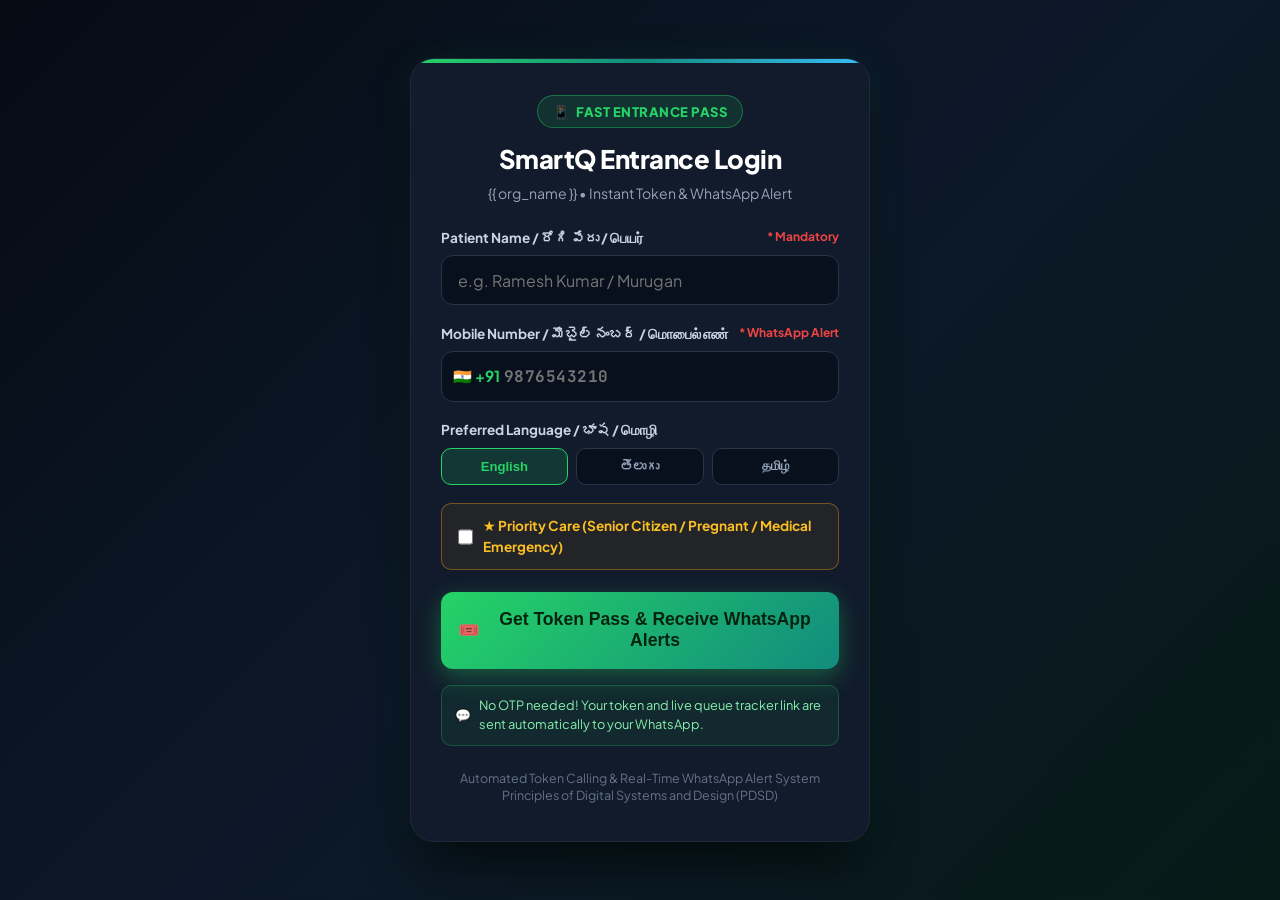
<file: SmartQ/templates/login.html>
<!DOCTYPE html>
<html lang="en">
<head>
    <meta charset="UTF-8">
    <meta name="viewport" content="width=device-width, initial-scale=1.0">
    <title>SmartQ - Fast Entrance Login & Token Pass</title>
    <link rel="stylesheet" href="/static/style.css">
    <link rel="preconnect" href="https://fonts.googleapis.com">
    <link rel="preconnect" href="https://fonts.gstatic.com" crossorigin>
    <link href="https://fonts.googleapis.com/css2?family=Plus+Jakarta+Sans:wght@400;500;600;700;800&family=JetBrains+Mono:wght@600;700;800&display=swap" rel="stylesheet">
    <style>
        body.login-body {
            background: linear-gradient(135deg, #060b14 0%, #0c1829 50%, #071a17 100%);
            color: #f8fafc;
            font-family: 'Plus Jakarta Sans', sans-serif;
            margin: 0;
            padding: 1.25rem;
            min-height: 100vh;
            display: flex;
            align-items: center;
            justify-content: center;
            box-sizing: border-box;
        }

        .login-card {
            background: #111b2b;
            border: 1px solid #1e293b;
            border-radius: 24px;
            padding: 2.25rem 1.85rem;
            width: 100%;
            max-width: 460px;
            box-shadow: 0 25px 50px -12px rgba(0, 0, 0, 0.8), 0 0 40px rgba(37, 211, 102, 0.08);
            position: relative;
            overflow: hidden;
        }

        .login-card::before {
            content: '';
            position: absolute;
            top: 0;
            left: 0;
            right: 0;
            height: 4px;
            background: linear-gradient(90deg, #25D366 0%, #128C7E 50%, #38bdf8 100%);
        }

        .login-header {
            text-align: center;
            margin-bottom: 1.5rem;
        }

        .brand-badge {
            display: inline-flex;
            align-items: center;
            gap: 7px;
            background: rgba(37, 211, 102, 0.12);
            border: 1px solid rgba(37, 211, 102, 0.4);
            color: #25D366;
            padding: 0.35rem 0.95rem;
            border-radius: 9999px;
            font-size: 0.82rem;
            font-weight: 800;
            letter-spacing: 0.5px;
            margin-bottom: 0.75rem;
            text-transform: uppercase;
        }

        .login-title {
            font-size: 1.6rem;
            font-weight: 800;
            color: #ffffff;
            margin: 0 0 0.35rem;
            letter-spacing: -0.5px;
        }

        .login-sub {
            font-size: 0.88rem;
            color: #94a3b8;
            line-height: 1.4;
        }

        /* Form Controls */
        .form-group {
            margin-bottom: 1.15rem;
        }

        .form-label {
            display: flex;
            justify-content: space-between;
            font-size: 0.85rem;
            font-weight: 700;
            color: #cbd5e1;
            margin-bottom: 0.45rem;
        }

        .required-tag {
            color: #ef4444;
            font-size: 0.75rem;
        }

        .form-input {
            width: 100%;
            background: #09101d;
            border: 1.5px solid #283548;
            border-radius: 12px;
            padding: 0.85rem 1rem;
            color: #ffffff;
            font-size: 1rem;
            font-family: inherit;
            box-sizing: border-box;
            outline: none;
            transition: all 0.15s;
        }

        .form-input:focus {
            border-color: #25D366;
            box-shadow: 0 0 0 3px rgba(37, 211, 102, 0.2);
        }

        .phone-input-wrap {
            position: relative;
            display: flex;
            align-items: center;
        }

        .phone-prefix {
            position: absolute;
            left: 12px;
            font-weight: 700;
            color: #25D366;
            font-size: 0.95rem;
            pointer-events: none;
            display: flex;
            align-items: center;
            gap: 4px;
        }

        .phone-input-wrap .form-input {
            padding-left: 62px;
            font-family: 'JetBrains Mono', monospace;
            font-weight: 700;
            letter-spacing: 0.5px;
        }

        /* Language Selector Pills */
        .lang-options-grid {
            display: grid;
            grid-template-columns: 1fr 1fr 1fr;
            gap: 8px;
            margin-top: 0.35rem;
        }

        .btn-lang-radio {
            background: #09101d;
            border: 1.5px solid #283548;
            color: #94a3b8;
            padding: 0.6rem 0.35rem;
            border-radius: 10px;
            font-weight: 700;
            font-size: 0.82rem;
            cursor: pointer;
            text-align: center;
            transition: all 0.15s;
        }

        .btn-lang-radio.active {
            background: rgba(37, 211, 102, 0.15);
            border-color: #25D366;
            color: #25D366;
        }

        /* Priority Checkbox */
        .priority-check-box {
            background: rgba(245, 158, 11, 0.08);
            border: 1px solid rgba(245, 158, 11, 0.4);
            border-radius: 10px;
            padding: 0.75rem 1rem;
            display: flex;
            align-items: center;
            gap: 10px;
            cursor: pointer;
            margin-top: 0.5rem;
        }

        .priority-check-box input {
            width: 18px;
            height: 18px;
            accent-color: #f59e0b;
            cursor: pointer;
        }

        /* Primary Action Button */
        .btn-login-submit {
            width: 100%;
            background: linear-gradient(135deg, #25D366 0%, #128C7E 100%);
            border: none;
            border-radius: 12px;
            padding: 1.1rem;
            color: #04240f;
            font-size: 1.1rem;
            font-weight: 800;
            cursor: pointer;
            box-shadow: 0 8px 24px rgba(37, 211, 102, 0.35);
            margin-top: 1.35rem;
            display: flex;
            align-items: center;
            justify-content: center;
            gap: 8px;
            transition: all 0.15s;
        }

        .btn-login-submit:hover {
            transform: translateY(-1px);
            box-shadow: 0 10px 28px rgba(37, 211, 102, 0.45);
        }

        .btn-login-submit:active {
            transform: scale(0.98);
        }

        .btn-login-submit:disabled {
            opacity: 0.6;
            cursor: not-allowed;
            transform: none;
        }

        /* Fast Login Badge */
        .fast-login-chip {
            display: none;
            background: rgba(56, 189, 248, 0.12);
            border: 1px dashed #38bdf8;
            border-radius: 10px;
            padding: 0.6rem 0.95rem;
            font-size: 0.84rem;
            color: #7dd3fc;
            margin-bottom: 1.25rem;
            text-align: center;
            cursor: pointer;
            transition: all 0.15s;
        }

        .fast-login-chip:hover {
            background: rgba(56, 189, 248, 0.2);
        }

        .auto-dispatch-notice {
            background: rgba(37, 211, 102, 0.08);
            border: 1px solid rgba(37, 211, 102, 0.25);
            border-radius: 10px;
            padding: 0.65rem 0.85rem;
            font-size: 0.8rem;
            color: #86efac;
            margin-top: 1rem;
            display: flex;
            align-items: center;
            gap: 8px;
        }

        .login-footer-info {
            text-align: center;
            font-size: 0.78rem;
            color: #64748b;
            margin-top: 1.5rem;
            line-height: 1.4;
        }
    </style>
</head>
<body class="login-body">

    <div class="login-card">

        <!-- Header -->
        <div class="login-header">
            <div class="brand-badge">
                <span>📱</span>
                <span>Fast Entrance Pass</span>
            </div>
            <h1 class="login-title">SmartQ Entrance Login</h1>
            <div class="login-sub">{{ org_name }} • Instant Token & WhatsApp Alert</div>
        </div>

        <!-- Saved Profile Pre-fill Chip -->
        <div class="fast-login-chip" id="fastLoginChip" onclick="useFastLogin()">
            ⚡ Welcome back, <strong id="fastUserName">Patient</strong>! Tap here to prefill.
        </div>

        <!-- 1-Step Instant Registration Form (NO OTP REQUIRED) -->
        <form id="loginForm" onsubmit="handleLoginSubmit(event)">

            <!-- Patient Name -->
            <div class="form-group">
                <div class="form-label">
                    <span id="lblPatientName">Patient Name / రోగి పేరు / பெயர்</span>
                    <span class="required-tag">* Mandatory</span>
                </div>
                <input type="text" id="patientName" class="form-input" placeholder="e.g. Ramesh Kumar / Murugan" required autocomplete="name">
            </div>

            <!-- 10-Digit Mobile Number (For WhatsApp Alert) -->
            <div class="form-group">
                <div class="form-label">
                    <span id="lblPatientPhone">Mobile Number / మొబైల్ నంబర్ / மொபைல் எண்</span>
                    <span class="required-tag">* WhatsApp Alert</span>
                </div>
                <div class="phone-input-wrap">
                    <span class="phone-prefix">🇮🇳 +91</span>
                    <input type="tel" id="patientPhone" class="form-input" placeholder="9876543210" pattern="[0-9]{10}" maxlength="10" required autocomplete="tel">
                </div>
            </div>

            <!-- Language Choice -->
            <div class="form-group">
                <div class="form-label">
                    <span>Preferred Language / భాష / மொழி</span>
                </div>
                <div class="lang-options-grid">
                    <button type="button" class="btn-lang-radio active" id="btnLangEn" onclick="setLang('en')">English</button>
                    <button type="button" class="btn-lang-radio" id="btnLangTe" onclick="setLang('te')">తెలుగు</button>
                    <button type="button" class="btn-lang-radio" id="btnLangTa" onclick="setLang('ta')">தமிழ்</button>
                </div>
            </div>

            <!-- Priority Care Option -->
            <label class="priority-check-box">
                <input type="checkbox" id="chkPriority">
                <span style="font-size:0.85rem; font-weight:700; color:#fbbf24;">
                    ★ Priority Care (Senior Citizen / Pregnant / Medical Emergency)
                </span>
            </label>

            <!-- One-Click Submit Button -->
            <button type="submit" class="btn-login-submit" id="btnSubmit">
                <span>🎟️</span>
                <span>Get Token Pass & Receive WhatsApp Alerts</span>
            </button>

            <!-- Instant Delivery Notice -->
            <div class="auto-dispatch-notice">
                <span>💬</span>
                <span>No OTP needed! Your token and live queue tracker link are sent automatically to your WhatsApp.</span>
            </div>

        </form>

        <div class="login-footer-info">
            Automated Token Calling & Real-Time WhatsApp Alert System<br>
            Principles of Digital Systems and Design (PDSD)
        </div>

    </div>

    <script>
        let selectedLang = 'en';

        // Check for saved profile in localStorage
        const savedName = localStorage.getItem('smartq_user_name');
        const savedPhone = localStorage.getItem('smartq_user_phone');
        const savedLang = localStorage.getItem('smartq_user_lang');

        if (savedName && savedPhone) {
            document.getElementById('fastLoginChip').style.display = 'block';
            document.getElementById('fastUserName').innerText = savedName;
        }

        function useFastLogin() {
            if (savedName) document.getElementById('patientName').value = savedName;
            if (savedPhone) document.getElementById('patientPhone').value = savedPhone;
            if (savedLang) setLang(savedLang);
        }

        function setLang(lang) {
            selectedLang = lang;
            document.getElementById('btnLangEn').classList.toggle('active', lang === 'en');
            document.getElementById('btnLangTe').classList.toggle('active', lang === 'te');
            document.getElementById('btnLangTa').classList.toggle('active', lang === 'ta');

            const lblName = document.getElementById('lblPatientName');
            const lblPhone = document.getElementById('lblPatientPhone');
            const inpName = document.getElementById('patientName');

            if (lang === 'ta') {
                if (lblName) lblName.innerText = "Patient Name / நோயாளி பெயர்";
                if (lblPhone) lblPhone.innerText = "Mobile Number / மொபைல் எண்";
                if (inpName) inpName.placeholder = "எ.கா. முருகன் / செல்வம்";
            } else if (lang === 'te') {
                if (lblName) lblName.innerText = "Patient Name / రోగి పేరు";
                if (lblPhone) lblPhone.innerText = "Mobile Number / మొబైల్ నంబర్";
                if (inpName) inpName.placeholder = "ఉదా: రమేష్ కుమార్";
            } else {
                if (lblName) lblName.innerText = "Patient Name / రోగి పేరు / பெயர்";
                if (lblPhone) lblPhone.innerText = "Mobile Number / మొబైల్ నంబర్ / எண்";
                if (inpName) inpName.placeholder = "e.g. Ramesh Kumar / Murugan";
            }
        }

        async function handleLoginSubmit(e) {
            e.preventDefault();
            const btn = document.getElementById('btnSubmit');
            const name = document.getElementById('patientName').value.trim();
            const phone = document.getElementById('patientPhone').value.trim().replace(/\D/g, '');
            const isPriority = document.getElementById('chkPriority').checked;

            if (!name) {
                alert('Please enter your name.');
                return;
            }
            if (phone.length !== 10) {
                alert('Please enter a valid 10-digit mobile number for WhatsApp alerts.');
                return;
            }

            btn.disabled = true;
            btn.innerHTML = `<span>⏳</span> <span>Generating Token & Sending WhatsApp...</span>`;

            try {
                const res = await fetch('/api/tokens/register', {
                    method: 'POST',
                    headers: { 'Content-Type': 'application/json' },
                    body: JSON.stringify({
                        name: name,
                        phone: phone,
                        preferred_language: selectedLang,
                        is_priority: isPriority,
                        priority_reason: isPriority ? 'Priority Patient' : ''
                    })
                });

                const data = await res.json();
                if (data.success) {
                    // Remember profile for future fast login
                    localStorage.setItem('smartq_user_name', name);
                    localStorage.setItem('smartq_user_phone', phone);
                    localStorage.setItem('smartq_user_lang', selectedLang);

                    btn.innerHTML = `<span>🎉</span> <span>Token #${data.token_no} Ready! Opening Pass...</span>`;

                    // Instant redirect to live tracking pass!
                    setTimeout(() => {
                        window.location.href = `/track/${data.token_no}`;
                    }, 500);
                } else {
                    alert('Registration notice: ' + data.message);
                    btn.disabled = false;
                    btn.innerHTML = `<span>🎟️</span> <span>Get Token Pass & Receive WhatsApp Alerts</span>`;
                }
            } catch (err) {
                console.error('Login error:', err);
                alert('Network error. Please try again.');
                btn.disabled = false;
                btn.innerHTML = `<span>🎟️</span> <span>Get Token Pass & Receive WhatsApp Alerts</span>`;
            }
        }
    </script>
</body>
</html>
</file>
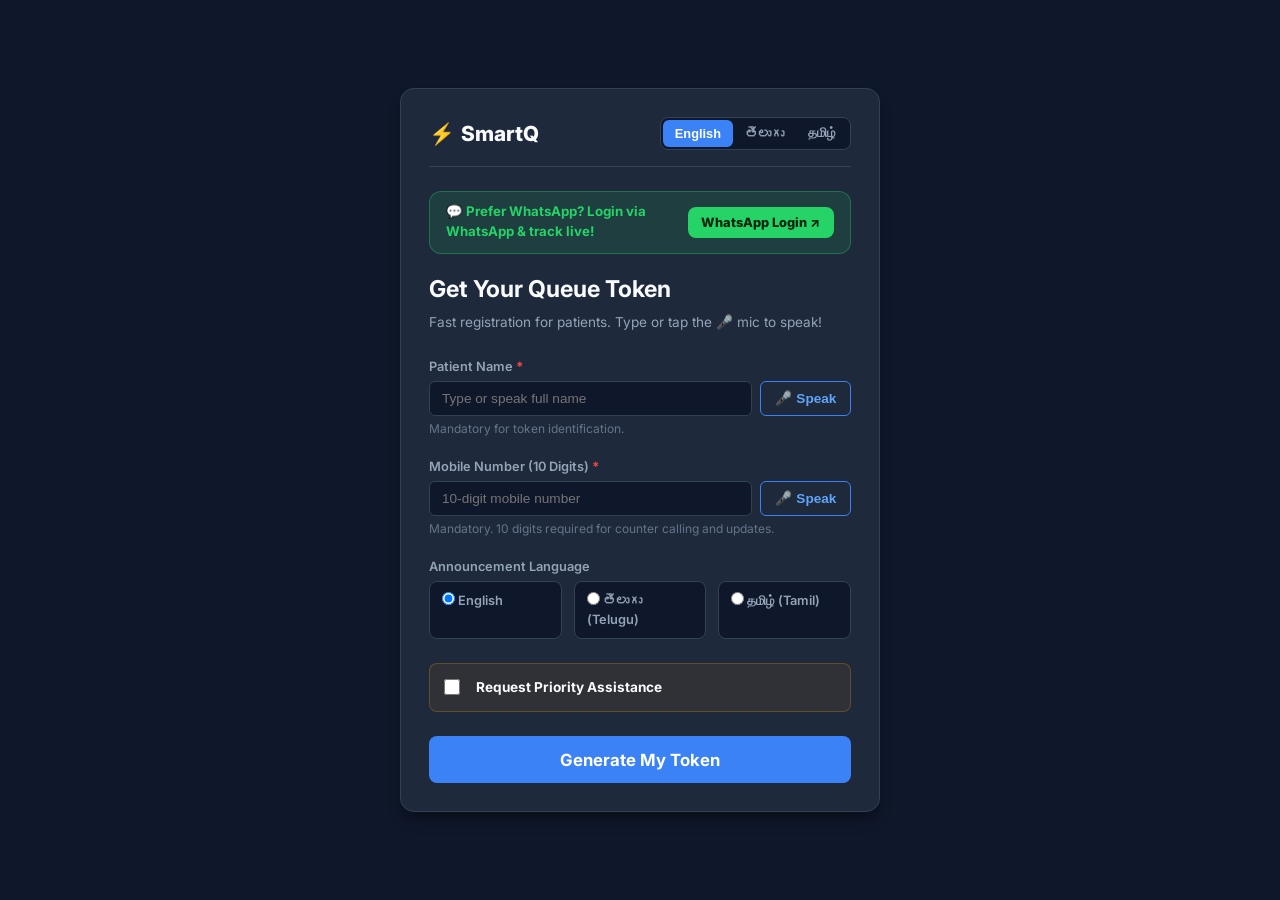
<file: SmartQ/templates/register.html>
<!DOCTYPE html>
<html lang="en">
<head>
    <meta charset="UTF-8">
    <meta name="viewport" content="width=device-width, initial-scale=1.0">
    <title>SmartQ - Patient Registration | టోకెన్ రిజిస్ట్రేషన్</title>
    <link rel="stylesheet" href="/static/style.css">
    <link rel="preconnect" href="https://fonts.googleapis.com">
    <link rel="preconnect" href="https://fonts.gstatic.com" crossorigin>
    <link href="https://fonts.googleapis.com/css2?family=Inter:wght@400;500;600;700;800&family=JetBrains+Mono:wght@600;700&display=swap" rel="stylesheet">
    <style>
        .input-mic-group {
            display: flex;
            gap: 0.5rem;
            align-items: center;
        }
        .btn-input-mic {
            background: #1e293b;
            border: 1px solid #3b82f6;
            color: #60a5fa;
            border-radius: 6px;
            padding: 0.55rem 0.85rem;
            font-size: 0.85rem;
            font-weight: 700;
            cursor: pointer;
            display: flex;
            align-items: center;
            gap: 0.3rem;
            white-space: nowrap;
            transition: all 0.2s;
        }
        .btn-input-mic:hover {
            background: #2563eb;
            color: #ffffff;
        }
        .btn-input-mic.listening {
            background: #ef4444 !important;
            color: #ffffff !important;
            animation: pulseMic 1.2s infinite;
        }
        @keyframes pulseMic {
            0%, 100% { opacity: 1; transform: scale(1); }
            50% { opacity: 0.75; transform: scale(1.05); }
        }
        .required-star {
            color: #ef4444;
            font-weight: 800;
        }
    </style>
</head>
<body class="register-body">

    <div class="register-card">
        
        <!-- Header & Language Switcher -->
        <div class="register-header">
            <div class="brand-row">
                <span class="brand-icon">⚡</span>
                <span class="brand-title">SmartQ</span>
            </div>
            <div class="lang-toggle-btn-wrap">
                <button type="button" class="btn-lang-toggle active" id="btnLangEn">English</button>
                <button type="button" class="btn-lang-toggle" id="btnLangTe">తెలుగు</button>
                <button type="button" class="btn-lang-toggle" id="btnLangTa">தமிழ்</button>
            </div>
        </div>

        <!-- FORM CONTAINER (Shown initially) -->
        <div id="registrationFormContainer">
            <div style="background:rgba(37,211,102,0.12); border:1px solid rgba(37,211,102,0.35); border-radius:12px; padding:0.65rem 1rem; margin-bottom:1.15rem; display:flex; justify-content:space-between; align-items:center; gap:8px;">
                <span style="font-size:0.83rem; color:#25D366; font-weight:700;">💬 Prefer WhatsApp? Login via WhatsApp & track live!</span>
                <a href="/login" style="background:#25D366; color:#04240f; padding:0.38rem 0.85rem; border-radius:8px; font-size:0.8rem; font-weight:800; text-decoration:none; white-space:nowrap;">WhatsApp Login ↗</a>
            </div>
            <div class="welcome-box">
                <h1 id="txtHeading">Get Your Queue Token</h1>
                <p id="txtSubHeading">Fast registration for patients. Type or tap the 🎤 mic to speak!</p>
            </div>

            <form id="customerRegForm" class="customer-form">
                
                <!-- Patient Name Field (Mandatory) -->
                <div class="form-group">
                    <label id="lblCustName">Patient Name <span class="required-star">*</span></label>
                    <div class="input-mic-group">
                        <input type="text" id="custName" class="form-control" placeholder="Type or speak full name" required>
                        <button type="button" class="btn-input-mic" id="btnMicName" title="Speak your name">
                            🎤 <span class="btn-mic-text">Speak</span>
                        </button>
                    </div>
                    <span class="field-hint" id="txtNameHint">Mandatory for token identification.</span>
                </div>

                <!-- Mobile Number Field (Mandatory) -->
                <div class="form-group">
                    <label id="lblCustPhone">Mobile Number (10 Digits) <span class="required-star">*</span></label>
                    <div class="input-mic-group">
                        <input type="tel" id="custPhone" class="form-control" placeholder="10-digit mobile number" maxlength="10" required>
                        <button type="button" class="btn-input-mic" id="btnMicPhone" title="Speak 10 digits">
                            🎤 <span class="btn-mic-text">Speak</span>
                        </button>
                    </div>
                    <span class="field-hint" id="txtPhoneHint">Mandatory. 10 digits required for counter calling and updates.</span>
                </div>

                <!-- Language Selection -->
                <div class="form-group">
                    <label id="lblVoiceLang">Announcement Language</label>
                    <div class="radio-pill-group">
                        <label class="radio-pill">
                            <input type="radio" name="prefLang" value="en" checked>
                            <span>English</span>
                        </label>
                        <label class="radio-pill">
                            <input type="radio" name="prefLang" value="te">
                            <span>తెలుగు (Telugu)</span>
                        </label>
                        <label class="radio-pill">
                            <input type="radio" name="prefLang" value="ta">
                            <span>தமிழ் (Tamil)</span>
                        </label>
                    </div>
                </div>

                <!-- Priority Assistance Option -->
                <div class="priority-accordion">
                    <label class="checkbox-label">
                        <input type="checkbox" id="custIsPriority">
                        <span class="checkbox-custom"></span>
                        <strong id="lblPriorityTitle">Request Priority Assistance</strong>
                    </label>
                    <div id="priorityReasonWrap" class="priority-reason-wrap" style="display: none;">
                        <label id="lblPriorityReason">Reason for Priority:</label>
                        <select id="custPriorityReason" class="form-select">
                            <option value="Senior Citizen (60+ years)">Senior Citizen (60+ years)</option>
                            <option value="Differently Abled / Accessibility Need">Differently Abled / Accessibility Need</option>
                            <option value="Medical Emergency / Physical Ailment">Medical Emergency / Physical Ailment</option>
                            <option value="Expectant Mother / Infant Care">Expectant Mother / Infant Care</option>
                        </select>
                        <span class="field-hint" id="txtPriorityHint">Subject to service centre policy verification.</span>
                    </div>
                </div>

                <button type="submit" class="btn btn-primary btn-block btn-lg" id="btnSubmitToken">
                    <span id="txtBtnSubmit">Generate My Token</span>
                </button>
            </form>
        </div>

        <!-- SUCCESS TOKEN DISPLAY CONTAINER (Shown after registration) -->
        <div id="tokenSuccessContainer" class="token-success-box" style="display: none;">
            <div class="success-icon-badge">✓</div>
            <h2 id="txtSuccessTitle">Token Generated Successfully!</h2>
            <div class="success-token-card">
                <div class="card-tag" id="txtYourTokenLabel">YOUR TOKEN NUMBER</div>
                <div class="large-token-no" id="dispTokenNo">A001</div>
                <div class="token-status-pill" id="dispTokenStatus">WAITING IN QUEUE</div>
                <div style="margin-top: 8px; font-size: 0.9rem; color: #94a3b8;" id="dispPatientMeta"></div>
            </div>

            <!-- Live Queue Position Info -->
            <div class="queue-status-meter">
                <div class="meter-stat">
                    <div class="meter-val text-primary" id="dispQueuePos">1</div>
                    <div class="meter-lbl" id="txtQueuePosLabel">Position in Line</div>
                </div>
                <div class="meter-stat">
                    <div class="meter-val text-accent" id="dispEstWait">~3 mins</div>
                    <div class="meter-lbl" id="txtEstWaitLabel">Est. Wait Time</div>
                </div>
            </div>

            <div class="serving-tracker-box">
                <div class="serving-header" id="txtServingNowLabel">Currently Serving at Counter:</div>
                <div class="serving-badge" id="dispCurrentServing">Token ---</div>
            </div>

            <div class="success-actions">
                <a id="btnWhatsAppTicket" href="#" target="_blank" class="btn btn-block" style="background:#25D366; color:#ffffff; font-weight:700; text-decoration:none; padding:0.75rem; border-radius:8px; display:flex; align-items:center; justify-content:center; gap:0.5rem; margin-bottom:0.4rem;">
                    💬 <span id="txtBtnWhatsApp">Receive Ticket on WhatsApp</span>
                </a>
                <a id="btnViewTicket" href="#" target="_blank" class="btn btn-outline btn-block">
                    📄 <span id="txtBtnViewTicket">View / Print Ticket</span>
                </a>
                <button type="button" id="btnRegisterAnother" class="btn btn-link btn-block">
                    + <span id="txtBtnAnother">Get Another Token</span>
                </button>
            </div>

            <div class="live-notice">
                <span class="pulse-dot"></span>
                <span id="txtLiveNotice">This page updates automatically. Watch the display & listen for your announcement.</span>
            </div>
        </div>

    </div>

    <!-- Script for Customer Registration & Status Tracking -->
    <script>
        const translations = {
            en: {
                txtHeading: "Get Your Queue Token",
                txtSubHeading: "Fast registration for patients. Type or tap the 🎤 mic to speak!",
                lblCustName: "Patient Name *",
                lblCustPhone: "Mobile Number (10 Digits) *",
                txtNameHint: "Mandatory for token identification.",
                txtPhoneHint: "Mandatory. 10 digits required for counter calling and updates.",
                lblVoiceLang: "Announcement Language",
                lblPriorityTitle: "Request Priority Assistance",
                lblPriorityReason: "Reason for Priority:",
                txtPriorityHint: "Subject to service centre policy verification.",
                txtBtnSubmit: "Generate My Token",
                txtSuccessTitle: "Token Generated Successfully!",
                txtYourTokenLabel: "YOUR TOKEN NUMBER",
                txtQueuePosLabel: "Position in Line",
                txtEstWaitLabel: "Est. Wait Time",
                txtServingNowLabel: "Currently Serving at Counter:",
                txtBtnViewTicket: "View / Print Ticket",
                txtBtnAnother: "Get Another Token",
                txtLiveNotice: "This page updates automatically. Watch the display & listen for your announcement."
            },
            te: {
                txtHeading: "మీ క్యూ టోకెన్ పొందండి",
                txtSubHeading: "సులభమైన రిజిస్ట్రేషన్. టైప్ చేయండి లేదా 🎤 మైక్ నొక్కి మాట్లాడండి!",
                lblCustName: "రోగి పేరు *",
                lblCustPhone: "మొబైల్ నంబర్ (10 అంకెలు) *",
                txtNameHint: "టోకెన్ కోసం పేరు తప్పనిసరి.",
                txtPhoneHint: "తప్పనిసరి. కౌంటర్ పిలుపు కోసం 10 అంకెల మొబైల్ నంబర్.",
                lblVoiceLang: "ప్రకటన భాష",
                lblPriorityTitle: "ప్రాధాన్యత సహాయం అభ్యర్థించండి",
                lblPriorityReason: "ప్రాధాన్యత కారణం:",
                txtPriorityHint: "కేంద్ర నిబంధనలకు అనుగుణంగా వర్తిస్తుంది.",
                txtBtnSubmit: "నా టోకెన్ రూపొందించండి",
                txtSuccessTitle: "టోకెన్ విజయవంతంగా రూపొందించబడింది!",
                txtYourTokenLabel: "మీ టోకెన్ సంఖ్య",
                txtQueuePosLabel: "క్యూలో స్థానం",
                txtEstWaitLabel: "అంచనా సమయం",
                txtServingNowLabel: "కౌంటర్‌లో ప్రస్తుతం సేవలందిస్తున్నది:",
                txtBtnViewTicket: "టికెట్ చూడండి / ప్రింట్ చేయండి",
                txtBtnAnother: "మరొక టోకెన్ తీసుకోండి",
                txtLiveNotice: "ఈ పేజీ స్వయంచాలకంగా నవీకరించబడుతుంది. డిస్‌ప్లేను గమనించండి మరియు ప్రకటన వినండి."
            },
            ta: {
                txtHeading: "உங்கள் வரிசை டோக்கனைப் பெறுங்கள்",
                txtSubHeading: "எளிய பதிவு. தட்டச்சு செய்யவும் அல்லது 🎤 மைக் அழுத்தி பேசவும்!",
                lblCustName: "நோயாளி பெயர் *",
                lblCustPhone: "மொபைல் எண் (10 இலக்கங்கள்) *",
                txtNameHint: "டோக்கன் உருவாக்க பெயர் கட்டாயம்.",
                txtPhoneHint: "கட்டாயம். கவுண்டர் அழைப்பு மற்றும் அறிவிப்புகளுக்கு 10 இலக்கங்கள் தேவை.",
                lblVoiceLang: "அறிவிப்பு மொழி",
                lblPriorityTitle: "முன்னுரிமை உதவி கோரவும்",
                lblPriorityReason: "முன்னுரிமை காரணம்:",
                txtPriorityHint: "விதிகளுக்கு உட்பட்டு முன்னுரிமை வழங்கப்படும்.",
                txtBtnSubmit: "டோக்கன் பெறுக",
                txtSuccessTitle: "டோக்கன் வெற்றிகரமாக உருவாக்கப்பட்டது!",
                txtYourTokenLabel: "உங்கள் டோக்கன் எண்",
                txtQueuePosLabel: "வரிசை நிலை",
                txtEstWaitLabel: "தோராய நேரம்",
                txtServingNowLabel: "கவுண்டரில் தற்போதைய டோக்கன்:",
                txtBtnViewTicket: "டிக்கெட் பார்க்க / அச்சிடுக",
                txtBtnAnother: "மற்றொரு டோக்கன் எடுக்கவும்",
                txtLiveNotice: "இந்த பக்கம் தானாகவே புதுப்பிக்கப்படும். திரையை கவனிக்கவும்."
            }
        };

        let currentLang = 'en';
        let registeredTokenNo = null;
        let pollTimer = null;

        const btnLangEn = document.getElementById('btnLangEn');
        const btnLangTe = document.getElementById('btnLangTe');
        const btnLangTa = document.getElementById('btnLangTa');
        const custIsPriority = document.getElementById('custIsPriority');
        const priorityReasonWrap = document.getElementById('priorityReasonWrap');
        const customerRegForm = document.getElementById('customerRegForm');
        const custNameInput = document.getElementById('custName');
        const custPhoneInput = document.getElementById('custPhone');
        const btnMicName = document.getElementById('btnMicName');
        const btnMicPhone = document.getElementById('btnMicPhone');

        function setLanguage(lang) {
            currentLang = lang;
            btnLangEn.classList.toggle('active', lang === 'en');
            btnLangTe.classList.toggle('active', lang === 'te');
            if (btnLangTa) btnLangTa.classList.toggle('active', lang === 'ta');
            
            const radio = document.querySelector(`input[name="prefLang"][value="${lang}"]`);
            if (radio) radio.checked = true;

            const t = translations[lang];
            for (let id in t) {
                const el = document.getElementById(id);
                if (el) el.innerText = t[id];
            }
        }

        btnLangEn.addEventListener('click', () => setLanguage('en'));
        btnLangTe.addEventListener('click', () => setLanguage('te'));
        if (btnLangTa) btnLangTa.addEventListener('click', () => setLanguage('ta'));

        custIsPriority.addEventListener('change', () => {
            priorityReasonWrap.style.display = custIsPriority.checked ? 'block' : 'none';
        });

        // -------------------------------------------------------------
        // Speech Recognition for Input Fields (Voice Typing)
        // -------------------------------------------------------------
        const SpeechRecognition = window.SpeechRecognition || window.webkitSpeechRecognition;

        function startFieldSpeech(targetInput, micBtn, isDigitsOnly = false) {
            if (!SpeechRecognition) {
                alert("Speech recognition is not supported in this browser. Please type manually.");
                return;
            }

            const recognizer = new SpeechRecognition();
            recognizer.continuous = false;
            recognizer.interimResults = false;
            recognizer.lang = currentLang === 'ta' ? 'ta-IN' : (currentLang === 'te' ? 'te-IN' : 'en-IN');

            micBtn.classList.add('listening');

            recognizer.onresult = (e) => {
                let text = e.results[0][0].transcript.trim();
                if (isDigitsOnly) {
                    // Extract digits
                    text = text.replace(/\D/g, '');
                    if (text.length > 10) text = text.substring(0, 10);
                }
                targetInput.value = text;
            };

            recognizer.onerror = () => {
                micBtn.classList.remove('listening');
            };

            recognizer.onend = () => {
                micBtn.classList.remove('listening');
            };

            recognizer.start();
        }

        btnMicName.addEventListener('click', () => startFieldSpeech(custNameInput, btnMicName, false));
        btnMicPhone.addEventListener('click', () => startFieldSpeech(custPhoneInput, btnMicPhone, true));

        // Form Submit
        customerRegForm.addEventListener('submit', async (e) => {
            e.preventDefault();

            const name = custNameInput.value.trim();
            const rawPhone = custPhoneInput.value.replace(/\D/g, '');

            if (!name) {
                alert(currentLang === 'te' ? 'దయచేసి రోగి పేరు నమోదు చేయండి' : 'Patient Name is mandatory!');
                custNameInput.focus();
                return;
            }

            if (rawPhone.length !== 10) {
                alert(currentLang === 'te' ? 'దయచేసి 10 అంకెల మొబైల్ నంబర్ నమోదు చేయండి' : 'A valid 10-digit mobile number is mandatory!');
                custPhoneInput.focus();
                return;
            }

            const btn = document.getElementById('btnSubmitToken');
            btn.disabled = true;
            btn.innerText = "Generating...";

            const payload = {
                name: name,
                phone: rawPhone,
                preferred_language: document.querySelector('input[name="prefLang"]:checked').value,
                is_priority: custIsPriority.checked,
                priority_reason: custIsPriority.checked ? document.getElementById('custPriorityReason').value : ''
            };

            try {
                const res = await fetch('/api/tokens/register', {
                    method: 'POST',
                    headers: { 'Content-Type': 'application/json' },
                    body: JSON.stringify(payload)
                });
                const data = await res.json();

                if (data.success) {
                    registeredTokenNo = data.token_no;
                    showTokenSuccess(data, name, rawPhone);
                    startTracking(registeredTokenNo);
                } else {
                    alert('Error: ' + (data.message || 'Could not create token'));
                }
            } catch (err) {
                console.error(err);
                alert('Connection error. Please try again.');
            } finally {
                btn.disabled = false;
                btn.innerText = translations[currentLang].txtBtnSubmit;
            }
        });

        function showTokenSuccess(data, name, phone) {
            document.getElementById('registrationFormContainer').style.display = 'none';
            document.getElementById('tokenSuccessContainer').style.display = 'block';

            document.getElementById('dispTokenNo').innerText = data.token_no;
            document.getElementById('dispPatientMeta').innerText = `Patient: ${name} | Phone: ${phone}`;
            document.getElementById('dispQueuePos').innerText = data.position;
            document.getElementById('dispEstWait').innerText = `~${data.position * 3} mins`;
            document.getElementById('btnViewTicket').href = data.ticket_url;
            document.getElementById('btnWhatsAppTicket').href = data.whatsapp_link || (`https://wa.me/91${phone}?text=SmartQ%20Token%20${data.token_no}`);
        }

        async function updateStatus() {
            if (!registeredTokenNo) return;
            try {
                const res = await fetch(`/api/tokens/${registeredTokenNo}/status`);
                const data = await res.json();
                if (data.success) {
                    const token = data.token;
                    const statusPill = document.getElementById('dispTokenStatus');
                    
                    if (token.status === 'CALLED') {
                        statusPill.innerText = 'NOW SERVING! PLEASE PROCEED';
                        statusPill.className = 'token-status-pill called-pulse';
                    } else if (token.status === 'COMPLETED') {
                        statusPill.innerText = 'SERVICE COMPLETED';
                        statusPill.className = 'token-status-pill completed';
                    } else if (token.status === 'SKIPPED') {
                        statusPill.innerText = 'CALL SKIPPED';
                        statusPill.className = 'token-status-pill skipped';
                    } else {
                        statusPill.innerText = 'WAITING IN QUEUE';
                        statusPill.className = 'token-status-pill';
                    }

                    document.getElementById('dispQueuePos').innerText = data.people_ahead + 1;
                    document.getElementById('dispEstWait').innerText = `~${data.estimated_wait_mins} mins`;

                    if (data.current_serving) {
                        document.getElementById('dispCurrentServing').innerText = 
                            `${data.current_serving.token_no} (${data.current_serving.counter})`;
                    } else {
                        document.getElementById('dispCurrentServing').innerText = 'None';
                    }
                }
            } catch (err) {
                console.error("Status poll error:", err);
            }
        }

        function startTracking(tokenNo) {
            if (pollTimer) clearInterval(pollTimer);
            updateStatus();
            pollTimer = setInterval(updateStatus, 4000);
        }

        document.getElementById('btnRegisterAnother').addEventListener('click', () => {
            if (pollTimer) clearInterval(pollTimer);
            registeredTokenNo = null;
            customerRegForm.reset();
            priorityReasonWrap.style.display = 'none';
            document.getElementById('registrationFormContainer').style.display = 'block';
            document.getElementById('tokenSuccessContainer').style.display = 'none';
        });
    </script>
</body>
</html>
</file>
<file: static/style.css>
/* ==========================================================================
   SmartQ - Style Sheet (Staff Dashboard, Customer Register & Ticket)
   ========================================================================== */

:root {
    --bg-dark: #0f172a;
    --card-bg: #1e293b;
    --card-border: #334155;
    --text-primary: #f8fafc;
    --text-secondary: #94a3b8;
    --text-muted: #64748b;
    
    --primary: #3b82f6;
    --primary-hover: #2563eb;
    --accent: #06b6d4;
    --accent-hover: #0891b2;
    --success: #10b981;
    --success-hover: #059669;
    --warning: #f59e0b;
    --warning-hover: #d97706;
    --danger: #ef4444;
    --danger-hover: #dc2626;

    --font-sans: 'Inter', -apple-system, BlinkMacSystemFont, 'Segoe UI', Roboto, sans-serif;
    --font-mono: 'JetBrains Mono', monospace;
    --radius: 10px;
    --shadow: 0 4px 6px -1px rgba(0, 0, 0, 0.2), 0 2px 4px -2px rgba(0, 0, 0, 0.2);
    --shadow-lg: 0 10px 15px -3px rgba(0, 0, 0, 0.3), 0 4px 6px -4px rgba(0, 0, 0, 0.3);
}

* {
    box-sizing: border-box;
    margin: 0;
    padding: 0;
}

body {
    font-family: var(--font-sans);
    background-color: var(--bg-dark);
    color: var(--text-primary);
    line-height: 1.5;
    -webkit-font-smoothing: antialiased;
}

/* ==========================================================================
   Header & Navigation
   ========================================================================== */

.top-nav {
    display: flex;
    justify-content: space-between;
    align-items: center;
    padding: 0.85rem 1.75rem;
    background-color: var(--card-bg);
    border-bottom: 1px solid var(--card-border);
    position: sticky;
    top: 0;
    z-index: 100;
}

.nav-brand {
    display: flex;
    align-items: center;
    gap: 0.75rem;
}

.brand-logo {
    display: flex;
    align-items: center;
    gap: 0.4rem;
    font-weight: 800;
    font-size: 1.35rem;
    letter-spacing: -0.5px;
    color: var(--text-primary);
}

.logo-icon {
    color: #fbbf24;
    font-size: 1.4rem;
}

.badge {
    display: inline-flex;
    align-items: center;
    padding: 0.25rem 0.6rem;
    border-radius: 9999px;
    font-size: 0.75rem;
    font-weight: 600;
    text-transform: uppercase;
    letter-spacing: 0.05em;
    background: #334155;
    color: #cbd5e1;
}

.badge-counter {
    background: rgba(59, 130, 246, 0.15);
    color: #60a5fa;
    border: 1px solid rgba(59, 130, 246, 0.3);
}

.badge-online {
    background: rgba(16, 185, 129, 0.15);
    color: #34d399;
    border: 1px solid rgba(16, 185, 129, 0.3);
}

.badge-lang {
    background: rgba(6, 182, 212, 0.15);
    color: #22d3ee;
    border: 1px solid rgba(6, 182, 212, 0.3);
}

.badge-priority {
    background: rgba(245, 158, 11, 0.2);
    color: #fbbf24;
    border: 1px solid rgba(245, 158, 11, 0.4);
    font-weight: 700;
}

.nav-actions {
    display: flex;
    align-items: center;
    gap: 0.75rem;
}

.lan-ip-display {
    font-size: 0.85rem;
    color: var(--text-secondary);
    background: #0f172a;
    padding: 0.35rem 0.75rem;
    border-radius: 6px;
    border: 1px solid var(--card-border);
}

.lan-ip-display strong {
    color: #38bdf8;
    font-family: var(--font-mono);
}

/* ==========================================================================
   Help Alert Banner
   ========================================================================== */

.help-alert-banner {
    display: flex;
    justify-content: space-between;
    align-items: center;
    background: linear-gradient(90deg, #b91c1c 0%, #dc2626 100%);
    color: #ffffff;
    padding: 0.9rem 1.75rem;
    box-shadow: 0 4px 15px rgba(220, 38, 38, 0.4);
    animation: pulseHelp 2s infinite ease-in-out;
}

@keyframes pulseHelp {
    0%, 100% { opacity: 1; }
    50% { opacity: 0.85; }
}

.help-content {
    display: flex;
    align-items: center;
    gap: 0.85rem;
}

.help-icon {
    font-size: 1.8rem;
}

.help-text strong {
    display: block;
    font-size: 1.05rem;
}

.btn-acknowledge {
    background-color: #ffffff;
    color: #991b1b;
    font-weight: 700;
    border: none;
    padding: 0.5rem 1.1rem;
    border-radius: 6px;
    cursor: pointer;
    transition: all 0.2s;
}

.btn-acknowledge:hover {
    background-color: #fee2e2;
}

/* ==========================================================================
   Dashboard Layout & Stats Grid
   ========================================================================== */

.dashboard-container {
    max-width: 1400px;
    margin: 1.5rem auto;
    padding: 0 1.5rem;
}

.stats-grid {
    display: grid;
    grid-template-columns: repeat(auto-fit, minmax(200px, 1fr));
    gap: 1rem;
    margin-bottom: 1.5rem;
}

.stat-card {
    background-color: var(--card-bg);
    border: 1px solid var(--card-border);
    border-radius: var(--radius);
    padding: 1.1rem 1.25rem;
    box-shadow: var(--shadow);
}

.stat-label {
    font-size: 0.8rem;
    font-weight: 600;
    text-transform: uppercase;
    color: var(--text-secondary);
    letter-spacing: 0.05em;
    margin-bottom: 0.3rem;
}

.stat-value {
    font-family: var(--font-mono);
    font-size: 2rem;
    font-weight: 700;
    color: var(--text-primary);
}

.stat-sub {
    font-size: 0.75rem;
    color: var(--text-muted);
    margin-top: 0.2rem;
}

.text-primary { color: #60a5fa !important; }
.text-accent  { color: #22d3ee !important; }
.text-success { color: #34d399 !important; }
.text-warning { color: #fbbf24 !important; }
.text-danger  { color: #f87171 !important; }

/* Main Workspace Grid */
.workspace-grid {
    display: grid;
    grid-template-columns: 1.2fr 1fr;
    gap: 1.5rem;
}

@media (max-width: 992px) {
    .workspace-grid {
        grid-template-columns: 1fr;
    }
}

/* ==========================================================================
   Cards
   ========================================================================== */

.card {
    background-color: var(--card-bg);
    border: 1px solid var(--card-border);
    border-radius: var(--radius);
    box-shadow: var(--shadow);
    margin-bottom: 1.5rem;
    overflow: hidden;
}

.card-header {
    display: flex;
    justify-content: space-between;
    align-items: center;
    padding: 1rem 1.25rem;
    border-bottom: 1px solid var(--card-border);
}

.card-header h2, .card-header h3 {
    font-size: 1.15rem;
    font-weight: 700;
    color: var(--text-primary);
}

.sub-header-note {
    font-size: 0.8rem;
    color: var(--text-muted);
}

.card-body {
    padding: 1.25rem;
}

.p-0 { padding: 0 !important; }

/* ==========================================================================
   Now Serving Hero Card
   ========================================================================== */

.card-serving {
    border-color: rgba(59, 130, 246, 0.4);
    background: linear-gradient(180deg, rgba(30, 41, 59, 0.95) 0%, rgba(15, 23, 42, 0.95) 100%);
}

.status-indicator {
    font-size: 0.75rem;
    font-weight: 700;
    padding: 0.25rem 0.6rem;
    border-radius: 9999px;
    background: #334155;
    color: #cbd5e1;
}

.status-indicator.live {
    background: rgba(16, 185, 129, 0.2);
    color: #34d399;
    border: 1px solid rgba(16, 185, 129, 0.3);
}

.token-display-wrap {
    text-align: center;
    padding: 1.5rem 0 2rem;
}

.token-number-hero {
    font-family: var(--font-mono);
    font-size: 4.5rem;
    font-weight: 800;
    letter-spacing: -2px;
    color: #60a5fa;
    text-shadow: 0 0 25px rgba(59, 130, 246, 0.3);
    margin-bottom: 0.5rem;
}

.token-meta-row {
    display: flex;
    justify-content: center;
    align-items: center;
    gap: 0.6rem;
}

/* Controls Grid */
.controls-grid {
    display: grid;
    grid-template-columns: 2fr 1fr 1fr 1fr;
    gap: 0.75rem;
}

@media (max-width: 650px) {
    .controls-grid {
        grid-template-columns: 1fr 1fr;
    }
}

.btn {
    display: inline-flex;
    flex-direction: column;
    align-items: center;
    justify-content: center;
    border-radius: 8px;
    font-family: var(--font-sans);
    cursor: pointer;
    transition: all 0.15s ease-in-out;
    border: none;
    text-decoration: none;
    font-weight: 600;
}

.btn:disabled {
    opacity: 0.4;
    cursor: not-allowed;
    filter: grayscale(80%);
}

.btn-icon {
    font-size: 1.4rem;
    margin-bottom: 0.15rem;
}

.btn-title {
    font-size: 0.95rem;
    font-weight: 700;
}

.btn-sub {
    font-size: 0.7rem;
    opacity: 0.75;
    font-weight: 400;
}

.btn-call-next {
    background: linear-gradient(135deg, #2563eb 0%, #1d4ed8 100%);
    color: #ffffff;
    padding: 0.9rem;
    box-shadow: 0 4px 12px rgba(37, 99, 235, 0.3);
}

.btn-call-next:hover:not(:disabled) {
    background: linear-gradient(135deg, #3b82f6 0%, #2563eb 100%);
    transform: translateY(-1px);
}

.btn-repeat {
    background-color: #334155;
    color: #f1f5f9;
    padding: 0.85rem;
}

.btn-repeat:hover:not(:disabled) {
    background-color: #475569;
}

.btn-complete {
    background: linear-gradient(135deg, #059669 0%, #047857 100%);
    color: #ffffff;
    padding: 0.85rem;
}

.btn-complete:hover:not(:disabled) {
    background: linear-gradient(135deg, #10b981 0%, #059669 100%);
    transform: translateY(-1px);
}

.btn-skip {
    background: linear-gradient(135deg, #d97706 0%, #b45309 100%);
    color: #ffffff;
    padding: 0.85rem;
}

.btn-skip:hover:not(:disabled) {
    background: linear-gradient(135deg, #f59e0b 0%, #d97706 100%);
    transform: translateY(-1px);
}

/* Smaller Buttons */
.btn-sm {
    flex-direction: row;
    gap: 0.4rem;
    padding: 0.4rem 0.8rem;
    font-size: 0.8rem;
}

.btn-xs {
    flex-direction: row;
    padding: 0.25rem 0.5rem;
    font-size: 0.75rem;
}

.btn-outline {
    background: transparent;
    border: 1px solid var(--card-border);
    color: var(--text-primary);
}

.btn-outline:hover {
    background: #334155;
}

.btn-outline-sm {
    flex-direction: row;
    padding: 0.4rem 0.75rem;
    font-size: 0.8rem;
    background: #1e293b;
    border: 1px solid var(--card-border);
    color: var(--text-primary);
}

.btn-danger-sm {
    flex-direction: row;
    padding: 0.4rem 0.75rem;
    font-size: 0.8rem;
    background: rgba(239, 68, 68, 0.15);
    border: 1px solid rgba(239, 68, 68, 0.3);
    color: #f87171;
}

.btn-danger-sm:hover {
    background: rgba(239, 68, 68, 0.3);
}

.btn-primary {
    flex-direction: row;
    padding: 0.65rem 1.25rem;
    background-color: var(--primary);
    color: #ffffff;
}

.btn-primary:hover:not(:disabled) {
    background-color: var(--primary-hover);
}

/* ==========================================================================
   Policy & Voice Controls
   ========================================================================== */

.settings-row {
    display: grid;
    grid-template-columns: 1fr 1fr;
    gap: 1rem;
    margin-bottom: 0.75rem;
}

@media (max-width: 650px) {
    .settings-row {
        grid-template-columns: 1fr;
    }
}

.setting-item label {
    display: block;
    font-size: 0.8rem;
    font-weight: 600;
    color: var(--text-secondary);
    margin-bottom: 0.35rem;
}

.form-select, .form-control {
    width: 100%;
    padding: 0.55rem 0.75rem;
    border-radius: 6px;
    background-color: #0f172a;
    border: 1px solid var(--card-border);
    color: var(--text-primary);
    font-size: 0.85rem;
    outline: none;
    transition: border-color 0.15s;
}

.form-select:focus, .form-control:focus {
    border-color: var(--primary);
}

.voice-preview-row {
    display: flex;
    gap: 0.5rem;
}

.voice-info-note {
    font-size: 0.75rem;
    color: var(--text-muted);
    font-style: italic;
}

/* ==========================================================================
   Staff-Assisted Token Form
   ========================================================================== */

.form-grid {
    display: grid;
    grid-template-columns: 1fr 1fr;
    gap: 0.9rem;
    margin-bottom: 1rem;
}

@media (max-width: 650px) {
    .form-grid {
        grid-template-columns: 1fr;
    }
}

.form-group label {
    display: block;
    font-size: 0.8rem;
    font-weight: 600;
    color: var(--text-secondary);
    margin-bottom: 0.3rem;
}

.checkbox-group {
    grid-column: span 2;
}

@media (max-width: 650px) {
    .checkbox-group {
        grid-column: span 1;
    }
}

.checkbox-label {
    display: flex;
    align-items: center;
    gap: 0.5rem;
    font-size: 0.85rem;
    cursor: pointer;
}

.checkbox-label input[type="checkbox"] {
    width: 16px;
    height: 16px;
    cursor: pointer;
}

.form-actions {
    display: flex;
    justify-content: flex-end;
}

/* ==========================================================================
   Waiting Queue Table
   ========================================================================== */

.table-responsive {
    overflow-x: auto;
    max-height: 400px;
}

.table-queue {
    width: 100%;
    border-collapse: collapse;
    font-size: 0.85rem;
    text-align: left;
}

.table-queue th {
    background-color: #0f172a;
    color: var(--text-secondary);
    font-weight: 600;
    padding: 0.65rem 0.85rem;
    border-bottom: 1px solid var(--card-border);
    position: sticky;
    top: 0;
    z-index: 10;
}

.table-queue td {
    padding: 0.65rem 0.85rem;
    border-bottom: 1px solid rgba(51, 65, 85, 0.4);
    vertical-align: middle;
}

.table-queue tr:hover {
    background-color: rgba(51, 65, 85, 0.3);
}

.token-cell {
    font-family: var(--font-mono);
    font-weight: 700;
    color: #60a5fa;
}

.header-left {
    display: flex;
    align-items: center;
    gap: 0.6rem;
}

.counter-pill {
    background-color: var(--primary);
    color: #ffffff;
    font-size: 0.75rem;
    font-weight: 700;
    padding: 0.15rem 0.5rem;
    border-radius: 9999px;
}

.empty-state {
    padding: 2.5rem 1rem !important;
    color: var(--text-muted);
}

/* ==========================================================================
   Events Audit List
   ========================================================================== */

.events-list {
    list-style: none;
    max-height: 250px;
    overflow-y: auto;
    font-size: 0.8rem;
}

.event-item {
    display: flex;
    justify-content: space-between;
    padding: 0.55rem 1.1rem;
    border-bottom: 1px solid rgba(51, 65, 85, 0.3);
}

.event-item:last-child {
    border-bottom: none;
}

.event-time {
    color: var(--text-muted);
    font-family: var(--font-mono);
    font-size: 0.75rem;
}

/* ==========================================================================
   QR Code Signage Modal
   ========================================================================== */

.modal-backdrop {
    position: fixed;
    top: 0;
    left: 0;
    width: 100%;
    height: 100%;
    background-color: rgba(0, 0, 0, 0.75);
    display: flex;
    justify-content: center;
    align-items: center;
    z-index: 1000;
    backdrop-filter: blur(4px);
}

.modal-card {
    background-color: var(--card-bg);
    border: 1px solid var(--card-border);
    border-radius: var(--radius);
    width: 90%;
    max-width: 440px;
    box-shadow: var(--shadow-lg);
    overflow: hidden;
}

.modal-header {
    display: flex;
    justify-content: space-between;
    align-items: center;
    padding: 1rem 1.25rem;
    border-bottom: 1px solid var(--card-border);
}

.modal-close {
    background: transparent;
    border: none;
    color: var(--text-muted);
    font-size: 1.2rem;
    cursor: pointer;
}

.modal-body {
    padding: 1.5rem;
}

.qr-preview-box {
    background: #ffffff;
    display: inline-block;
    padding: 1rem;
    border-radius: 8px;
    margin: 1rem 0;
}

.qr-img {
    width: 200px;
    height: 200px;
    display: block;
}

.qr-url-box {
    margin-bottom: 1.25rem;
}

.qr-url-box code {
    background: #0f172a;
    padding: 0.4rem 0.8rem;
    border-radius: 6px;
    border: 1px solid var(--card-border);
    color: #38bdf8;
    font-family: var(--font-mono);
    font-size: 0.85rem;
    word-break: break-all;
}

.modal-footer-btns {
    display: flex;
    gap: 0.75rem;
    justify-content: center;
}

/* ==========================================================================
   Customer Registration Page (/register)
   ========================================================================== */

.register-body {
    background-color: #0f172a;
    min-height: 100vh;
    display: flex;
    justify-content: center;
    align-items: center;
    padding: 1.25rem;
}

.register-card {
    background-color: var(--card-bg);
    border: 1px solid var(--card-border);
    border-radius: 14px;
    width: 100%;
    max-width: 480px;
    box-shadow: var(--shadow-lg);
    padding: 1.75rem;
}

.register-header {
    display: flex;
    justify-content: space-between;
    align-items: center;
    margin-bottom: 1.5rem;
    padding-bottom: 1rem;
    border-bottom: 1px solid var(--card-border);
}

.brand-row {
    display: flex;
    align-items: center;
    gap: 0.4rem;
    font-weight: 800;
    font-size: 1.3rem;
}

.brand-icon {
    color: #fbbf24;
}

.lang-toggle-btn-wrap {
    display: flex;
    background: #0f172a;
    border: 1px solid var(--card-border);
    border-radius: 8px;
    padding: 2px;
}

.btn-lang-toggle {
    background: transparent;
    border: none;
    color: var(--text-secondary);
    padding: 0.35rem 0.75rem;
    font-size: 0.8rem;
    font-weight: 600;
    border-radius: 6px;
    cursor: pointer;
    transition: all 0.2s;
}

.btn-lang-toggle.active {
    background-color: var(--primary);
    color: #ffffff;
}

.welcome-box {
    margin-bottom: 1.5rem;
}

.welcome-box h1 {
    font-size: 1.45rem;
    font-weight: 700;
    margin-bottom: 0.35rem;
}

.welcome-box p {
    font-size: 0.85rem;
    color: var(--text-secondary);
}

.customer-form .form-group {
    margin-bottom: 1.15rem;
}

.field-hint {
    font-size: 0.75rem;
    color: var(--text-muted);
    display: block;
    margin-top: 0.25rem;
}

.radio-pill-group {
    display: flex;
    gap: 0.75rem;
    margin-top: 0.35rem;
}

.radio-pill {
    flex: 1;
    display: flex;
    align-items: center;
    justify-content: center;
    gap: 0.4rem;
    padding: 0.55rem 0.75rem;
    background: #0f172a;
    border: 1px solid var(--card-border);
    border-radius: 8px;
    cursor: pointer;
    font-size: 0.85rem;
    font-weight: 500;
}

.radio-pill input[type="radio"] {
    cursor: pointer;
}

.priority-accordion {
    background: rgba(245, 158, 11, 0.08);
    border: 1px solid rgba(245, 158, 11, 0.25);
    border-radius: 8px;
    padding: 0.85rem;
    margin-bottom: 1.5rem;
}

.priority-reason-wrap {
    margin-top: 0.75rem;
    padding-top: 0.75rem;
    border-top: 1px dashed rgba(245, 158, 11, 0.25);
}

.btn-block {
    width: 100%;
}

.btn-lg {
    padding: 0.85rem;
    font-size: 1.05rem;
    font-weight: 700;
}

/* Success Container */
.token-success-box {
    text-align: center;
}

.success-icon-badge {
    width: 50px;
    height: 50px;
    background: rgba(16, 185, 129, 0.2);
    color: #34d399;
    font-size: 1.75rem;
    font-weight: 800;
    border-radius: 50%;
    display: flex;
    align-items: center;
    justify-content: center;
    margin: 0 auto 0.75rem;
}

.token-success-box h2 {
    font-size: 1.25rem;
    font-weight: 700;
    margin-bottom: 1rem;
}

.success-token-card {
    background: #0f172a;
    border: 2px dashed #3b82f6;
    border-radius: 12px;
    padding: 1.25rem;
    margin-bottom: 1.25rem;
}

.card-tag {
    font-size: 0.75rem;
    letter-spacing: 0.1em;
    color: var(--text-secondary);
    font-weight: 700;
}

.large-token-no {
    font-family: var(--font-mono);
    font-size: 3.5rem;
    font-weight: 800;
    color: #60a5fa;
    margin: 0.25rem 0;
}

.token-status-pill {
    display: inline-block;
    padding: 0.3rem 0.8rem;
    border-radius: 9999px;
    font-size: 0.8rem;
    font-weight: 700;
    background: #334155;
    color: #cbd5e1;
}

.token-status-pill.called-pulse {
    background: #059669;
    color: #ffffff;
    animation: pulseCalled 1.5s infinite;
}

@keyframes pulseCalled {
    0%, 100% { transform: scale(1); }
    50% { transform: scale(1.05); }
}

.token-status-pill.completed {
    background: #1e293b;
    color: #94a3b8;
}

.token-status-pill.skipped {
    background: #b45309;
    color: #ffffff;
}

.queue-status-meter {
    display: grid;
    grid-template-columns: 1fr 1fr;
    gap: 0.75rem;
    margin-bottom: 1.25rem;
}

.meter-stat {
    background: #0f172a;
    border: 1px solid var(--card-border);
    border-radius: 8px;
    padding: 0.75rem;
}

.meter-val {
    font-family: var(--font-mono);
    font-size: 1.5rem;
    font-weight: 700;
}

.meter-lbl {
    font-size: 0.75rem;
    color: var(--text-secondary);
}

.serving-tracker-box {
    background: #1e293b;
    border: 1px solid var(--card-border);
    border-radius: 8px;
    padding: 0.75rem;
    margin-bottom: 1.25rem;
}

.serving-header {
    font-size: 0.75rem;
    color: var(--text-secondary);
}

.serving-badge {
    font-family: var(--font-mono);
    font-weight: 700;
    color: #38bdf8;
    font-size: 1.1rem;
    margin-top: 0.2rem;
}

.success-actions {
    display: flex;
    flex-direction: column;
    gap: 0.6rem;
    margin-bottom: 1.25rem;
}

.btn-link {
    background: transparent;
    border: none;
    color: var(--text-secondary);
    font-size: 0.85rem;
    cursor: pointer;
    text-decoration: underline;
}

.live-notice {
    display: flex;
    align-items: center;
    justify-content: center;
    gap: 0.4rem;
    font-size: 0.75rem;
    color: var(--text-muted);
}

.pulse-dot {
    width: 8px;
    height: 8px;
    background-color: #10b981;
    border-radius: 50%;
    animation: pulseDot 1.5s infinite;
}

@keyframes pulseDot {
    0%, 100% { opacity: 0.3; }
    50% { opacity: 1; }
}

/* ==========================================================================
   Printable Ticket Slip (/ticket/<token_no>)
   ========================================================================== */

.ticket-page-body {
    background-color: #f1f5f9;
    color: #0f172a;
    min-height: 100vh;
    display: flex;
    flex-direction: column;
    align-items: center;
    padding: 2rem 1rem;
}

.ticket-actions-bar {
    display: flex;
    gap: 0.75rem;
    margin-bottom: 1.5rem;
}

.ticket-slip {
    background: #ffffff;
    width: 320px;
    padding: 1.5rem 1.25rem;
    box-shadow: 0 4px 15px rgba(0, 0, 0, 0.1);
    border-radius: 4px;
    text-align: center;
    font-family: 'Inter', sans-serif;
}

.ticket-logo {
    font-weight: 800;
    font-size: 1.35rem;
    letter-spacing: -0.5px;
}

.ticket-org {
    font-size: 0.85rem;
    font-weight: 600;
    color: #334155;
    margin-top: 0.15rem;
}

.ticket-counter {
    font-size: 0.8rem;
    color: #64748b;
}

.ticket-divider {
    color: #cbd5e1;
    font-family: monospace;
    margin: 0.75rem 0;
    overflow: hidden;
}

.ticket-label {
    font-size: 0.7rem;
    font-weight: 700;
    letter-spacing: 0.1em;
    color: #64748b;
}

.ticket-token-number {
    font-family: var(--font-mono);
    font-size: 3.5rem;
    font-weight: 800;
    line-height: 1.1;
    color: #0f172a;
    margin: 0.35rem 0;
}

.ticket-priority-badge {
    background: #000000;
    color: #ffffff;
    font-size: 0.7rem;
    font-weight: 800;
    padding: 0.2rem 0.5rem;
    display: inline-block;
    border-radius: 3px;
    margin-top: 0.25rem;
}

.ticket-meta {
    text-align: left;
    font-size: 0.8rem;
}

.meta-line {
    display: flex;
    justify-content: space-between;
    margin-bottom: 0.3rem;
}

.meta-k {
    color: #64748b;
}

.meta-v {
    font-weight: 600;
    color: #1e293b;
}

.ticket-qr-section {
    margin: 0.75rem 0;
}

.ticket-qr-img {
    width: 110px;
    height: 110px;
    display: block;
    margin: 0 auto;
}

.ticket-qr-note {
    font-size: 0.7rem;
    color: #64748b;
    margin-top: 0.35rem;
}

.ticket-footer p {
    font-size: 0.75rem;
    font-weight: 600;
    color: #334155;
    margin-bottom: 0.25rem;
}

.ticket-subnote {
    font-size: 0.65rem;
    color: #94a3b8;
}

/* Print CSS */
@media print {
    .no-print {
        display: none !important;
    }
    body.ticket-page-body {
        background: #ffffff;
        padding: 0;
        margin: 0;
    }
    .ticket-slip {
        box-shadow: none;
        width: 100%;
        max-width: 80mm;
        margin: 0 auto;
        padding: 10px;
    }
}
</file>
